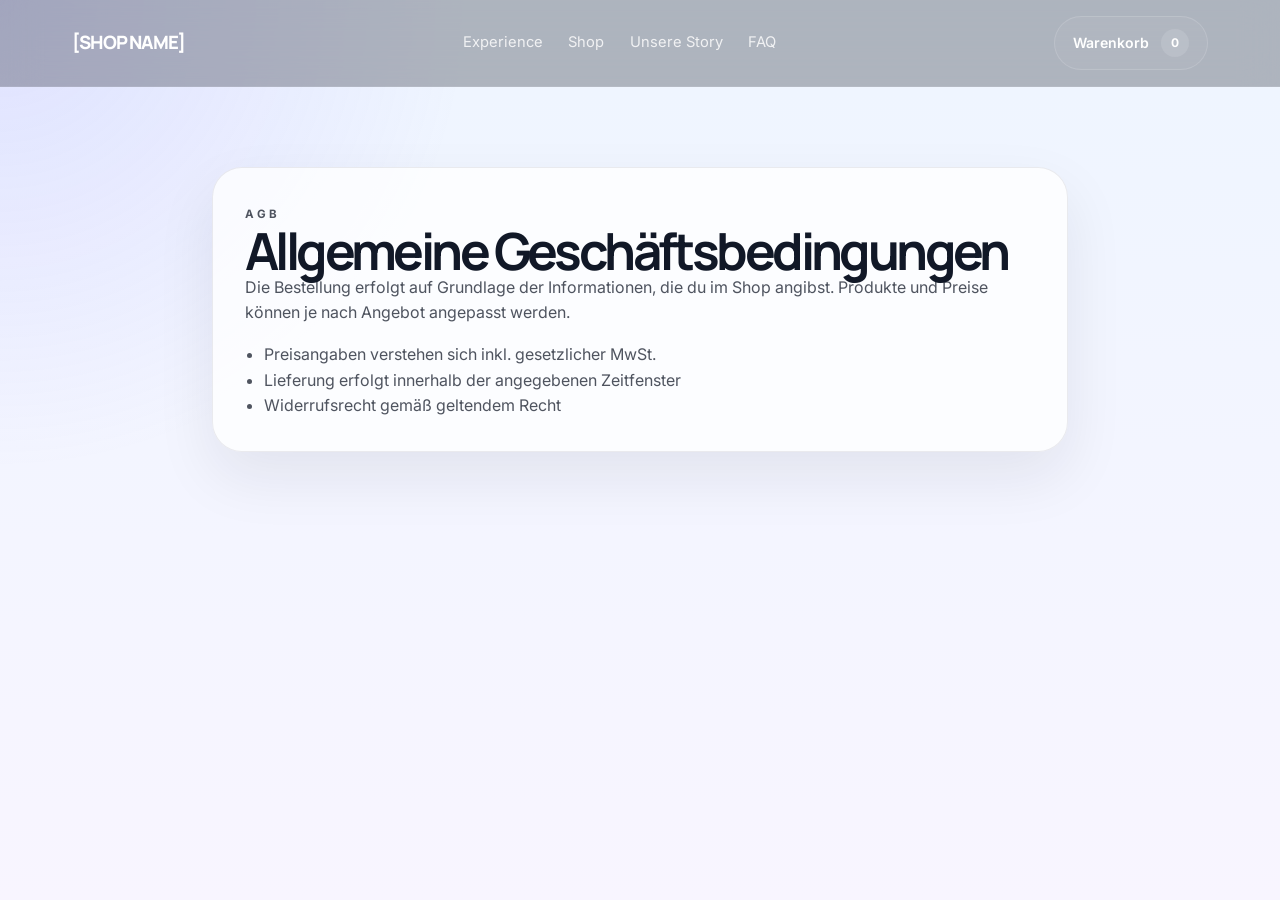
<file: agb.html>
<!DOCTYPE html>
<html lang="de">
<head>
  <meta charset="UTF-8">
  <meta name="viewport" content="width=device-width, initial-scale=1.0">
  <meta name="description" content="AGB – Allgemeine Geschäftsbedingungen">
  <title>[SHOP NAME] — AGB</title>
  <link rel="preconnect" href="https://fonts.googleapis.com">
  <link rel="preconnect" href="https://fonts.gstatic.com" crossorigin>
  <link href="https://fonts.googleapis.com/css2?family=Inter:wght@400;500;600;700&family=Manrope:wght@400;500;600;700;800&display=swap" rel="stylesheet">
  <link rel="stylesheet" href="style.css">
</head>
<body class="info-page">
  <header class="site-header">
    <nav class="navbar">
      <a href="index.html#hero" class="brand">[SHOP NAME]</a>
      <div class="nav-links">
        <a href="index.html#experience">Experience</a>
        <a href="shop.html">Shop</a>
        <a href="story.html">Unsere Story</a>
        <a href="index.html#faq">FAQ</a>
      </div>
      <button type="button" class="cart-button" aria-label="Warenkorb öffnen" data-open-cart>
        <span class="cart-label">Warenkorb</span>
        <span class="cart-count" data-cart-count>0</span>
      </button>
    </nav>
  </header>

  <div class="shop-overlay cart-overlay" id="cart-overlay" aria-hidden="true">
    <aside class="cart-panel" role="dialog" aria-modal="true" aria-labelledby="cart-title">
      <div class="cart-header">
        <div>
          <p class="section-eyebrow cart-eyebrow">Warenkorb</p>
          <h3 id="cart-title">Dein Paket</h3>
        </div>
        <button type="button" class="icon-button" aria-label="Warenkorb schließen" data-close-cart>×</button>
      </div>
      <div class="cart-items" data-cart-items></div>
      <div class="cart-summary">
        <div class="summary-row"><span>Zwischensumme</span><strong data-cart-subtotal>€0,00</strong></div>
        <div class="summary-row"><span>Versand</span><strong data-cart-shipping>Kostenlos</strong></div>
        <div class="summary-row discount-row"><span>Rabatt</span><strong data-cart-discount>−€0,00</strong></div>
        <div class="summary-row total-row"><span>Gesamt</span><strong data-cart-total>€0,00</strong></div>
      </div>
      <button type="button" class="primary-button cart-checkout" data-checkout-open>
        Zur Kasse
        <span>→</span>
      </button>
    </aside>
  </div>

  <div class="shop-overlay checkout-overlay" id="checkout-overlay" aria-hidden="true">
    <div class="checkout-modal" role="dialog" aria-modal="true" aria-labelledby="checkout-title">
      <button type="button" class="icon-button modal-close" aria-label="Checkout schließen" data-close-checkout>×</button>
      <div class="checkout-header">
        <div>
          <p class="section-eyebrow cart-eyebrow">Checkout</p>
          <h3 id="checkout-title">Fast geschafft</h3>
        </div>
      </div>
      <div class="checkout-summary">
        <div class="checkout-row"><span>Artikel</span><strong data-checkout-items>0</strong></div>
        <div class="checkout-row"><span>Lieferung</span><strong data-checkout-shipping>Kostenlos</strong></div>
        <div class="checkout-row"><span>Gesamt</span><strong data-checkout-total>€0,00</strong></div>
      </div>
      <div class="promo-badge" style="margin-top:1rem;">Zahlung folgt später</div>
      <button type="button" class="primary-button checkout-cta" data-close-checkout>
        Weiter shoppen
        <span>→</span>
      </button>
    </div>
  </div>

  <main class="info-shell">
    <div class="info-card">
      <p class="section-eyebrow">AGB</p>
      <h1>Allgemeine Geschäftsbedingungen</h1>
      <p>Die Bestellung erfolgt auf Grundlage der Informationen, die du im Shop angibst. Produkte und Preise können je nach Angebot angepasst werden.</p>
      <ul>
        <li>Preisangaben verstehen sich inkl. gesetzlicher MwSt.</li>
        <li>Lieferung erfolgt innerhalb der angegebenen Zeitfenster</li>
        <li>Widerrufsrecht gemäß geltendem Recht</li>
      </ul>
    </div>
  </main>

  <script src="script.js"></script>
</body>
</html>
</file>
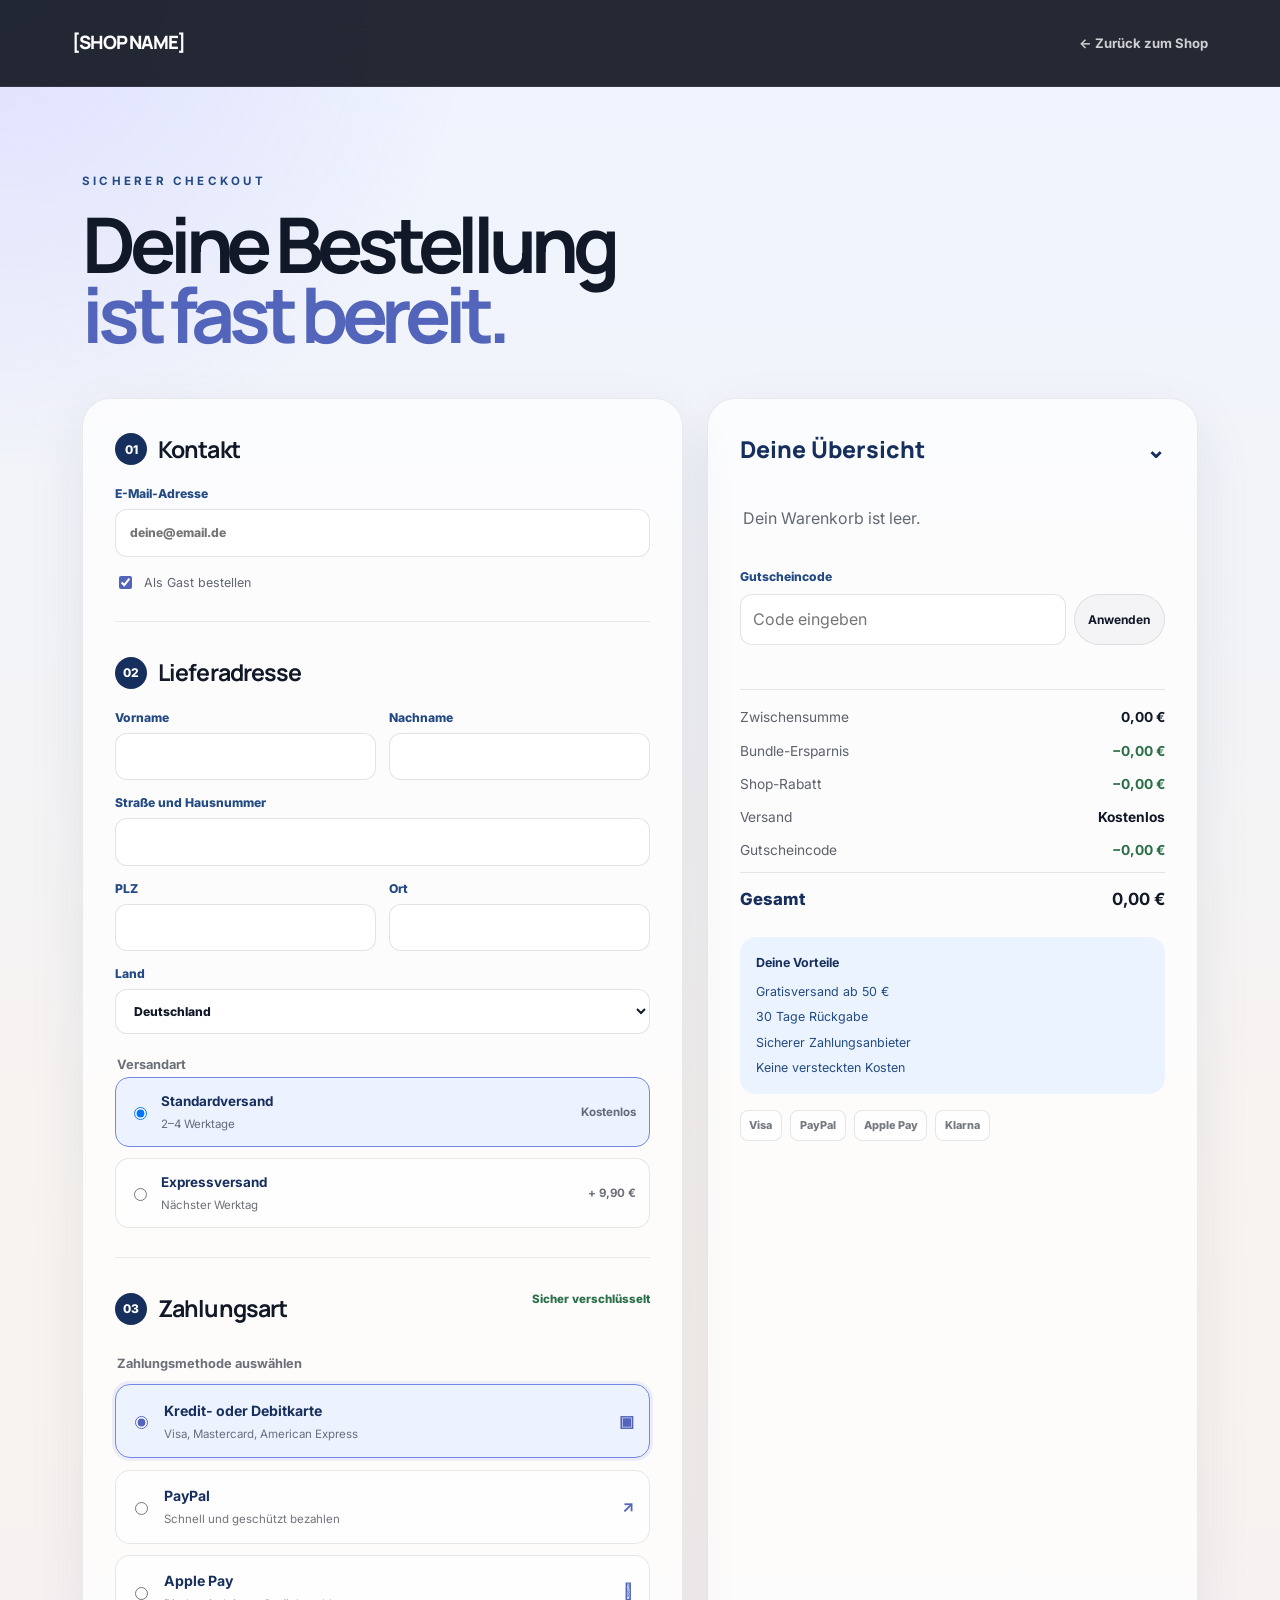
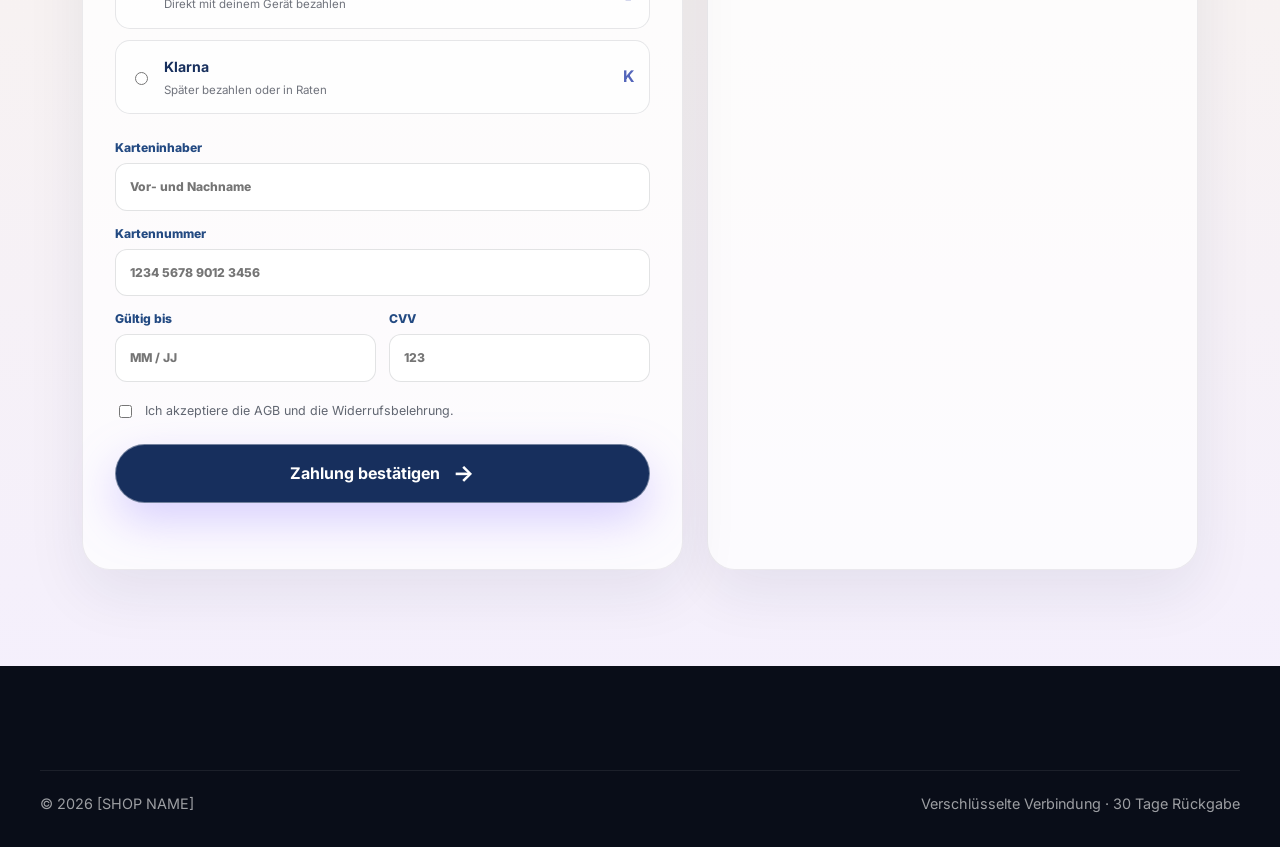
<file: checkout.html>
<!DOCTYPE html>
<html lang="de">
<head>
  <meta charset="UTF-8">
  <meta name="viewport" content="width=device-width, initial-scale=1.0">
  <meta name="description" content="Checkout und Zahlungsarten">
  <title>[SHOP NAME] — Zahlung</title>
  <link rel="preconnect" href="https://fonts.googleapis.com">
  <link rel="preconnect" href="https://fonts.gstatic.com" crossorigin>
  <link href="https://fonts.googleapis.com/css2?family=Inter:wght@400;500;600;700&family=Manrope:wght@400;500;600;700;800&display=swap" rel="stylesheet">
  <link rel="stylesheet" href="style.css">
</head>
<body class="checkout-page">
  <header class="site-header">
    <nav class="navbar">
      <a href="index.html#hero" class="brand">[SHOP NAME]</a>
      <a href="shop.html" class="checkout-back">← Zurück zum Shop</a>
    </nav>
  </header>

  <main class="checkout-shell">
    <div class="checkout-page-heading">
      <p class="section-eyebrow checkout-eyebrow">Sicherer Checkout</p>
      <h1>Deine Bestellung<br><span>ist fast bereit.</span></h1>
    </div>

    <div class="checkout-layout">
      <section class="payment-panel">
        <div class="checkout-section-block">
          <div class="checkout-panel-heading"><div><span class="checkout-step">01</span><h2>Kontakt</h2></div></div>
          <label class="checkout-form-label">E-Mail-Adresse<input type="email" name="email" form="payment-form" placeholder="deine@email.de" required></label>
          <label class="checkout-guest-option"><input type="checkbox" checked> Als Gast bestellen</label>
        </div>

        <div class="checkout-section-block">
          <div class="checkout-panel-heading"><div><span class="checkout-step">02</span><h2>Lieferadresse</h2></div></div>
          <div class="address-grid">
            <label class="checkout-form-label">Vorname<input type="text" name="firstName" form="payment-form" autocomplete="given-name" required></label>
            <label class="checkout-form-label">Nachname<input type="text" name="lastName" form="payment-form" autocomplete="family-name" required></label>
            <label class="checkout-form-label address-wide">Straße und Hausnummer<input type="text" name="address" form="payment-form" autocomplete="street-address" required></label>
            <label class="checkout-form-label">PLZ<input type="text" name="zip" form="payment-form" autocomplete="postal-code" required></label>
            <label class="checkout-form-label">Ort<input type="text" name="city" form="payment-form" autocomplete="address-level2" required></label>
            <label class="checkout-form-label address-wide">Land<select name="country" form="payment-form"><option>Deutschland</option><option>Österreich</option><option>Schweiz</option></select></label>
          </div>
          <fieldset class="shipping-options">
            <legend>Versandart</legend>
            <label class="shipping-option"><input type="radio" name="shipping" value="standard" form="payment-form" checked><span><strong>Standardversand</strong><small>2–4 Werktage</small></span><b>Kostenlos</b></label>
            <label class="shipping-option"><input type="radio" name="shipping" value="express" form="payment-form"><span><strong>Expressversand</strong><small>Nächster Werktag</small></span><b>+ 9,90 €</b></label>
          </fieldset>
        </div>

        <div class="checkout-panel-heading">
          <div><span class="checkout-step">03</span><h2>Zahlungsart</h2></div>
          <span class="secure-label">Sicher verschlüsselt</span>
        </div>
        <form class="payment-form" id="payment-form" data-payment-form>
          <fieldset class="payment-methods">
            <legend>Zahlungsmethode auswählen</legend>
            <label class="payment-option"><input type="radio" name="payment" value="card" checked><span><strong>Kredit- oder Debitkarte</strong><small>Visa, Mastercard, American Express</small></span><b>▣</b></label>
            <label class="payment-option"><input type="radio" name="payment" value="paypal"><span><strong>PayPal</strong><small>Schnell und geschützt bezahlen</small></span><b>↗</b></label>
            <label class="payment-option"><input type="radio" name="payment" value="applepay"><span><strong>Apple Pay</strong><small>Direkt mit deinem Gerät bezahlen</small></span><b></b></label>
            <label class="payment-option"><input type="radio" name="payment" value="klarna"><span><strong>Klarna</strong><small>Später bezahlen oder in Raten</small></span><b>K</b></label>
          </fieldset>
          <div class="payment-fields" data-payment-fields>
            <label>Karteninhaber<input type="text" placeholder="Vor- und Nachname"></label>
            <label>Kartennummer<input type="text" inputmode="numeric" placeholder="1234 5678 9012 3456"></label>
            <div class="payment-field-row"><label>Gültig bis<input type="text" placeholder="MM / JJ"></label><label>CVV<input type="text" inputmode="numeric" placeholder="123"></label></div>
          </div>
          <div class="payment-action" data-payment-action hidden>
            <p data-payment-action-text></p>
            <button type="button" class="secondary-button" data-payment-continue></button>
          </div>
          <label class="checkout-consent"><input type="checkbox" required><span>Ich akzeptiere die AGB und die Widerrufsbelehrung.</span></label>
          <button type="submit" class="primary-button payment-submit" data-payment-submit>Zahlung bestätigen <span>→</span></button>
          <p class="payment-status" data-payment-status aria-live="polite"></p>
        </form>
      </section>

      <aside class="checkout-order-panel">
        <details class="checkout-summary-details" open>
          <summary><span>Deine Übersicht</span><span>⌄</span></summary>
          <div class="checkout-items" data-cart-items></div>
        </details>
        <div class="coupon-box">
          <label for="coupon-code">Gutscheincode</label>
          <div><input id="coupon-code" type="text" placeholder="Code eingeben" data-coupon-input><button type="button" class="secondary-button" data-coupon-apply>Anwenden</button></div>
          <p data-coupon-status aria-live="polite"></p>
        </div>
        <div class="checkout-price-breakdown">
          <div><span>Zwischensumme</span><strong data-cart-subtotal>€0,00</strong></div>
          <div class="checkout-saving-row"><span>Bundle-Ersparnis</span><strong data-checkout-bundle-savings>−€0,00</strong></div>
          <div class="checkout-saving-row"><span>Shop-Rabatt</span><strong data-cart-discount>−€0,00</strong></div>
          <div><span>Versand</span><strong data-cart-shipping>Kostenlos</strong></div>
          <div class="checkout-saving-row"><span>Gutscheincode</span><strong data-coupon-discount>−€0,00</strong></div>
          <div class="checkout-total"><span>Gesamt</span><strong data-cart-total>€0,00</strong></div>
        </div>
        <div class="checkout-reassurance"><strong>Deine Vorteile</strong><span>Gratisversand ab 50 €</span><span>30 Tage Rückgabe</span><span>Sicherer Zahlungsanbieter</span><span>Keine versteckten Kosten</span></div>
        <div class="payment-trust"><span>Visa</span><span>PayPal</span><span>Apple Pay</span><span>Klarna</span></div>
      </aside>
    </div>
  </main>

  <footer class="site-footer checkout-footer"><div class="footer-bottom"><span>© 2026 [SHOP NAME]</span><span>Verschlüsselte Verbindung · 30 Tage Rückgabe</span></div></footer>
  <script src="script.js"></script>
</body>
</html>
</file>
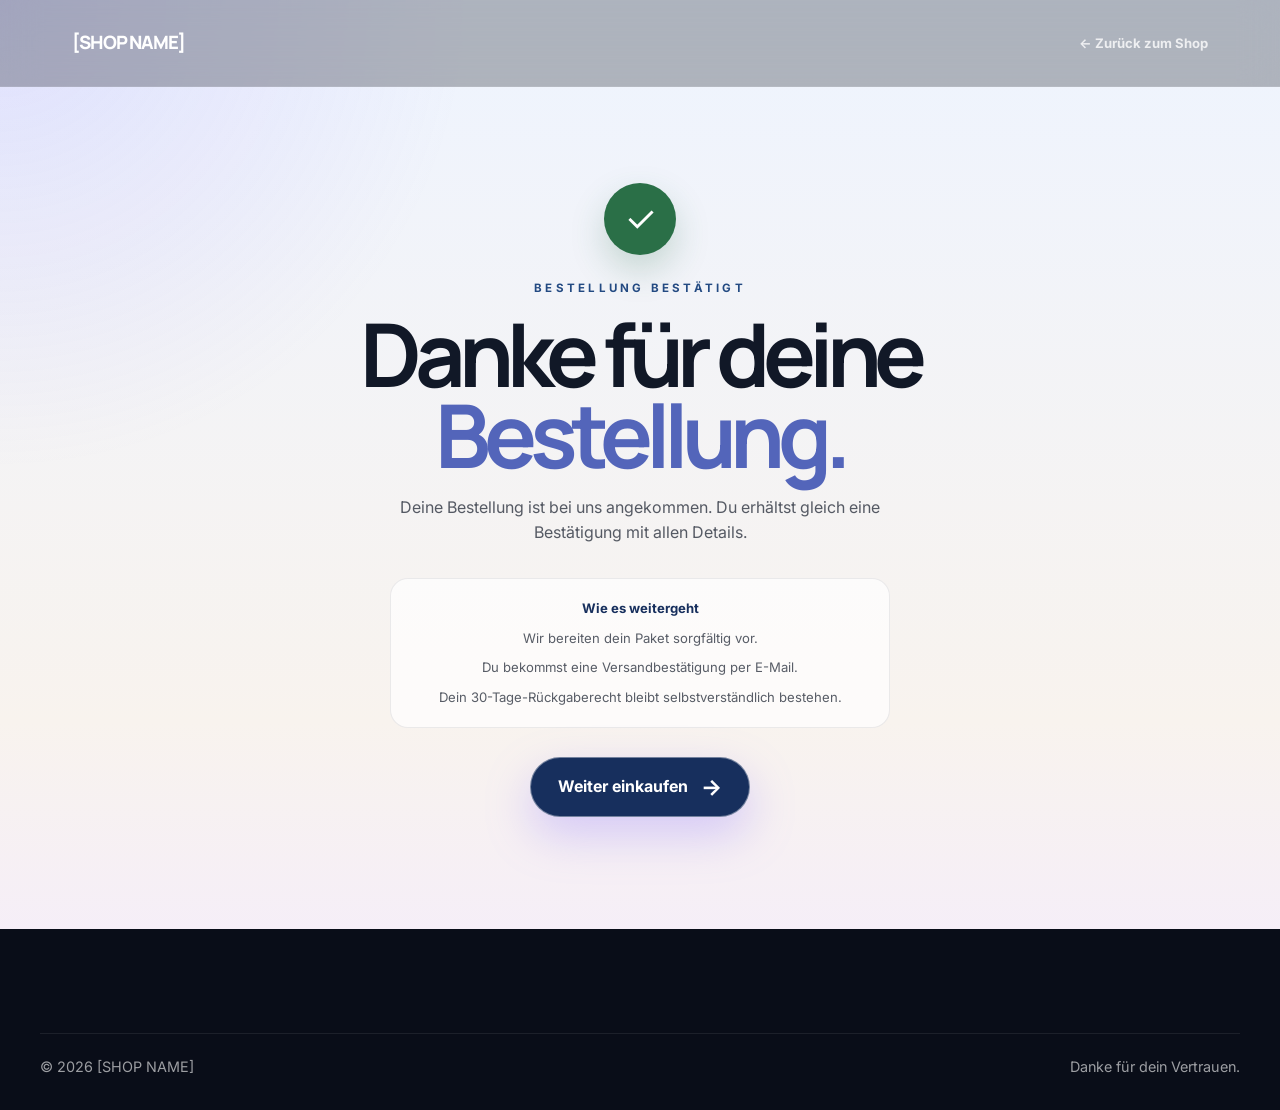
<file: confirmation.html>
<!DOCTYPE html>
<html lang="de">
<head>
  <meta charset="UTF-8">
  <meta name="viewport" content="width=device-width, initial-scale=1.0">
  <meta name="description" content="Bestellbestätigung">
  <title>[SHOP NAME] — Bestellung bestätigt</title>
  <link rel="preconnect" href="https://fonts.googleapis.com">
  <link rel="preconnect" href="https://fonts.gstatic.com" crossorigin>
  <link href="https://fonts.googleapis.com/css2?family=Inter:wght@400;500;600;700&family=Manrope:wght@400;500;600;700;800&display=swap" rel="stylesheet">
  <link rel="stylesheet" href="style.css">
</head>
<body class="confirmation-page">
  <header class="site-header">
    <nav class="navbar">
      <a href="index.html#hero" class="brand">[SHOP NAME]</a>
      <a href="shop.html" class="checkout-back">← Zurück zum Shop</a>
    </nav>
  </header>
  <main class="confirmation-shell">
    <div class="confirmation-mark">✓</div>
    <p class="section-eyebrow checkout-eyebrow">Bestellung bestätigt</p>
    <h1>Danke für deine<br><span>Bestellung.</span></h1>
    <p>Deine Bestellung ist bei uns angekommen. Du erhältst gleich eine Bestätigung mit allen Details.</p>
    <div class="confirmation-card"><strong>Wie es weitergeht</strong><span>Wir bereiten dein Paket sorgfältig vor.</span><span>Du bekommst eine Versandbestätigung per E-Mail.</span><span>Dein 30-Tage-Rückgaberecht bleibt selbstverständlich bestehen.</span></div>
    <a href="shop.html" class="primary-button confirmation-button">Weiter einkaufen <span>→</span></a>
  </main>
  <footer class="site-footer checkout-footer"><div class="footer-bottom"><span>© 2026 [SHOP NAME]</span><span>Danke für dein Vertrauen.</span></div></footer>
  <script src="script.js"></script>
</body>
</html>
</file>
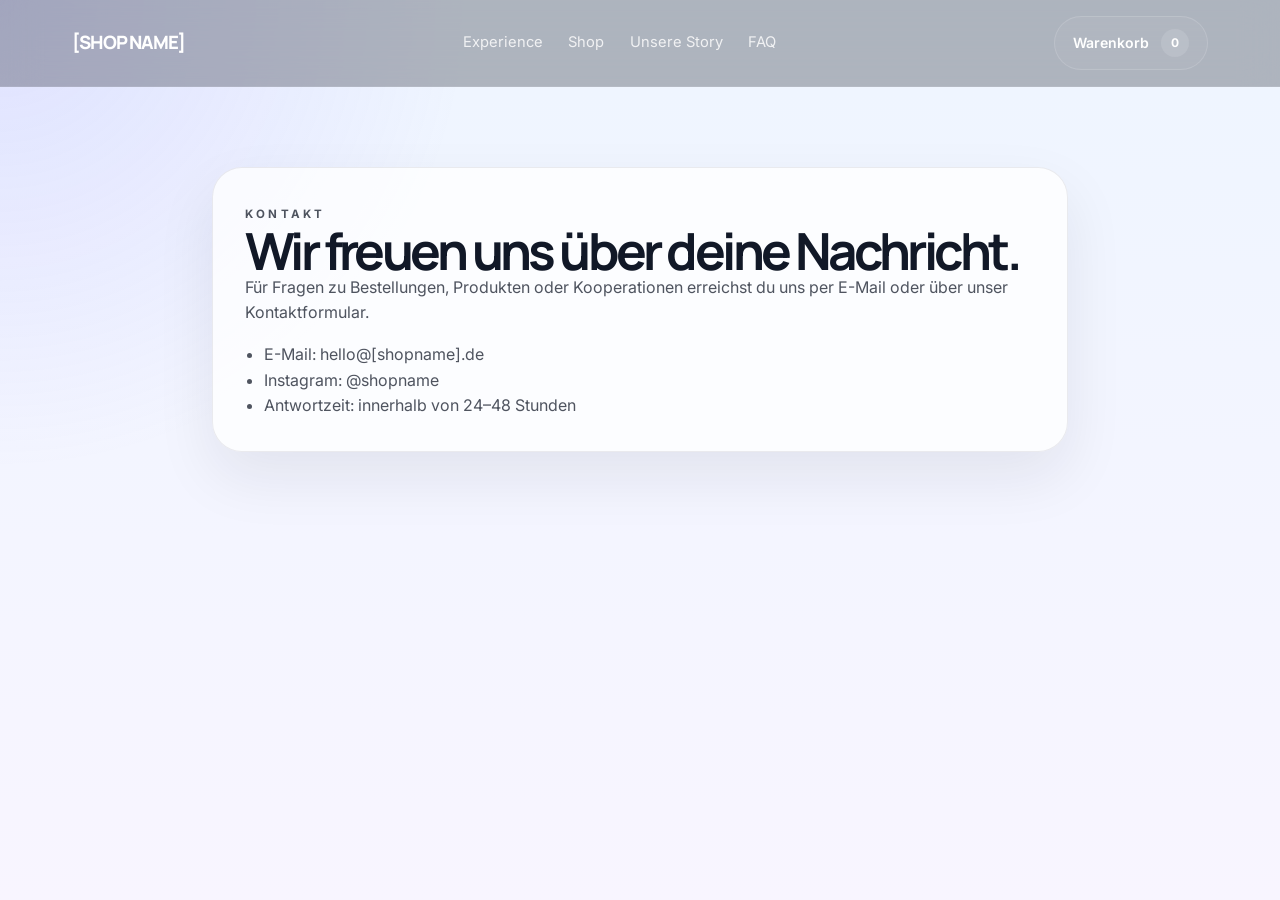
<file: contact.html>
<!DOCTYPE html>
<html lang="de">
<head>
  <meta charset="UTF-8">
  <meta name="viewport" content="width=device-width, initial-scale=1.0">
  <meta name="description" content="Kontakt – Marken- und Supportseite">
  <title>[SHOP NAME] — Kontakt</title>
  <link rel="preconnect" href="https://fonts.googleapis.com">
  <link rel="preconnect" href="https://fonts.gstatic.com" crossorigin>
  <link href="https://fonts.googleapis.com/css2?family=Inter:wght@400;500;600;700&family=Manrope:wght@400;500;600;700;800&display=swap" rel="stylesheet">
  <link rel="stylesheet" href="style.css">
</head>
<body class="info-page">
  <header class="site-header">
    <nav class="navbar">
      <a href="index.html#hero" class="brand">[SHOP NAME]</a>
      <div class="nav-links">
        <a href="index.html#experience">Experience</a>
        <a href="shop.html">Shop</a>
        <a href="story.html">Unsere Story</a>
        <a href="index.html#faq">FAQ</a>
      </div>
      <button type="button" class="cart-button" aria-label="Warenkorb öffnen" data-open-cart>
        <span class="cart-label">Warenkorb</span>
        <span class="cart-count" data-cart-count>0</span>
      </button>
    </nav>
  </header>

  <div class="shop-overlay cart-overlay" id="cart-overlay" aria-hidden="true">
    <aside class="cart-panel" role="dialog" aria-modal="true" aria-labelledby="cart-title">
      <div class="cart-header">
        <div>
          <p class="section-eyebrow cart-eyebrow">Warenkorb</p>
          <h3 id="cart-title">Dein Paket</h3>
        </div>
        <button type="button" class="icon-button" aria-label="Warenkorb schließen" data-close-cart>×</button>
      </div>
      <div class="cart-items" data-cart-items></div>
      <div class="cart-summary">
        <div class="summary-row"><span>Zwischensumme</span><strong data-cart-subtotal>€0,00</strong></div>
        <div class="summary-row"><span>Versand</span><strong data-cart-shipping>Kostenlos</strong></div>
        <div class="summary-row discount-row"><span>Rabatt</span><strong data-cart-discount>−€0,00</strong></div>
        <div class="summary-row total-row"><span>Gesamt</span><strong data-cart-total>€0,00</strong></div>
      </div>
      <button type="button" class="primary-button cart-checkout" data-checkout-open>
        Zur Kasse
        <span>→</span>
      </button>
    </aside>
  </div>

  <div class="shop-overlay checkout-overlay" id="checkout-overlay" aria-hidden="true">
    <div class="checkout-modal" role="dialog" aria-modal="true" aria-labelledby="checkout-title">
      <button type="button" class="icon-button modal-close" aria-label="Checkout schließen" data-close-checkout>×</button>
      <div class="checkout-header">
        <div>
          <p class="section-eyebrow cart-eyebrow">Checkout</p>
          <h3 id="checkout-title">Fast geschafft</h3>
        </div>
      </div>
      <div class="checkout-summary">
        <div class="checkout-row"><span>Artikel</span><strong data-checkout-items>0</strong></div>
        <div class="checkout-row"><span>Lieferung</span><strong data-checkout-shipping>Kostenlos</strong></div>
        <div class="checkout-row"><span>Gesamt</span><strong data-checkout-total>€0,00</strong></div>
      </div>
      <div class="promo-badge" style="margin-top:1rem;">Zahlung folgt später</div>
      <button type="button" class="primary-button checkout-cta" data-close-checkout>
        Weiter shoppen
        <span>→</span>
      </button>
    </div>
  </div>

  <main class="info-shell">
    <div class="info-card">
      <p class="section-eyebrow">Kontakt</p>
      <h1>Wir freuen uns über deine Nachricht.</h1>
      <p>Für Fragen zu Bestellungen, Produkten oder Kooperationen erreichst du uns per E-Mail oder über unser Kontaktformular.</p>
      <ul>
        <li>E-Mail: hello@[shopname].de</li>
        <li>Instagram: @shopname</li>
        <li>Antwortzeit: innerhalb von 24–48 Stunden</li>
      </ul>
    </div>
  </main>

  <script src="script.js"></script>
</body>
</html>
</file>
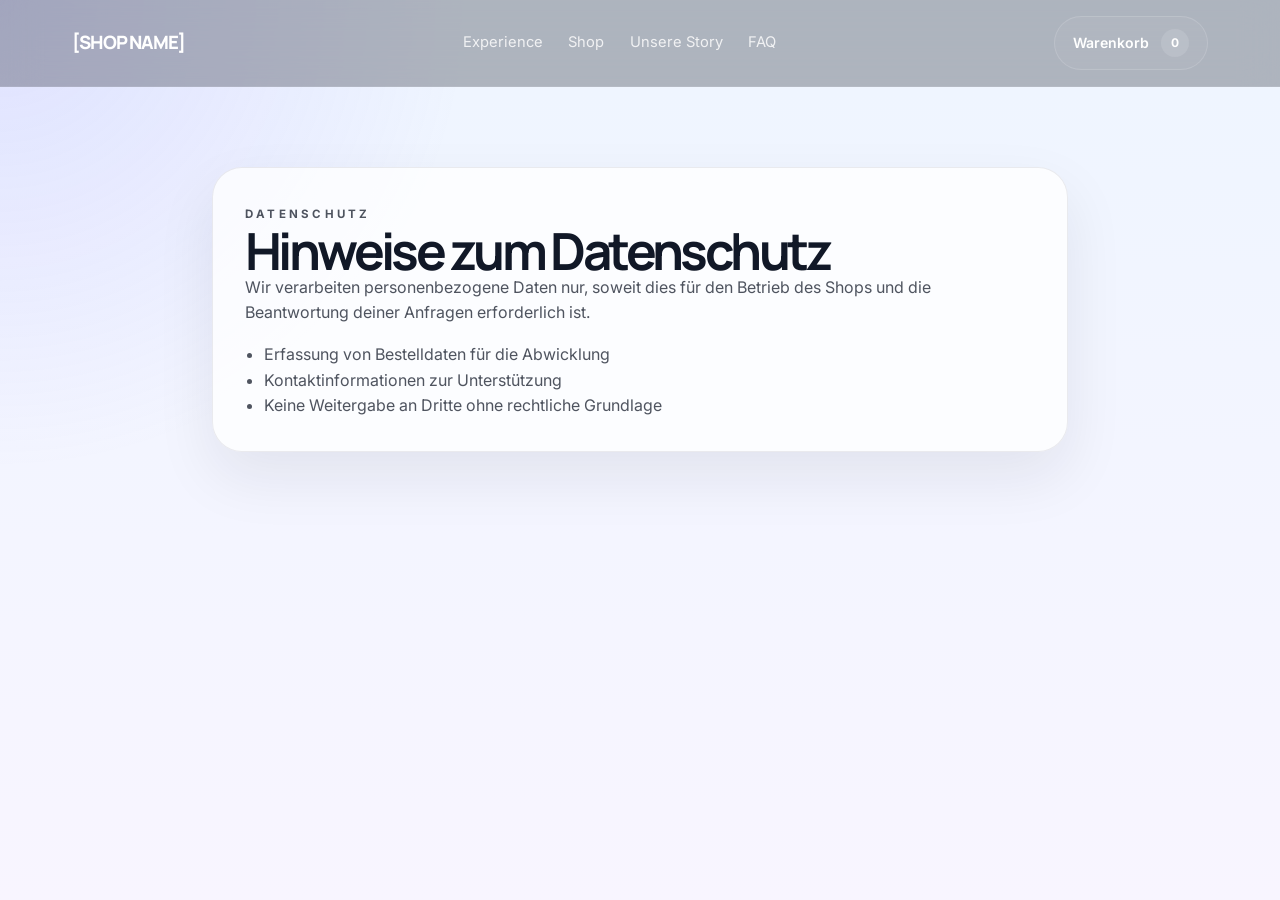
<file: datenschutz.html>
<!DOCTYPE html>
<html lang="de">
<head>
  <meta charset="UTF-8">
  <meta name="viewport" content="width=device-width, initial-scale=1.0">
  <meta name="description" content="Datenschutz – Datenschutzerklärung">
  <title>[SHOP NAME] — Datenschutz</title>
  <link rel="preconnect" href="https://fonts.googleapis.com">
  <link rel="preconnect" href="https://fonts.gstatic.com" crossorigin>
  <link href="https://fonts.googleapis.com/css2?family=Inter:wght@400;500;600;700&family=Manrope:wght@400;500;600;700;800&display=swap" rel="stylesheet">
  <link rel="stylesheet" href="style.css">
</head>
<body class="info-page">
  <header class="site-header">
    <nav class="navbar">
      <a href="index.html#hero" class="brand">[SHOP NAME]</a>
      <div class="nav-links">
        <a href="index.html#experience">Experience</a>
        <a href="shop.html">Shop</a>
        <a href="story.html">Unsere Story</a>
        <a href="index.html#faq">FAQ</a>
      </div>
      <button type="button" class="cart-button" aria-label="Warenkorb öffnen" data-open-cart>
        <span class="cart-label">Warenkorb</span>
        <span class="cart-count" data-cart-count>0</span>
      </button>
    </nav>
  </header>

  <div class="shop-overlay cart-overlay" id="cart-overlay" aria-hidden="true">
    <aside class="cart-panel" role="dialog" aria-modal="true" aria-labelledby="cart-title">
      <div class="cart-header">
        <div>
          <p class="section-eyebrow cart-eyebrow">Warenkorb</p>
          <h3 id="cart-title">Dein Paket</h3>
        </div>
        <button type="button" class="icon-button" aria-label="Warenkorb schließen" data-close-cart>×</button>
      </div>
      <div class="cart-items" data-cart-items></div>
      <div class="cart-summary">
        <div class="summary-row"><span>Zwischensumme</span><strong data-cart-subtotal>€0,00</strong></div>
        <div class="summary-row"><span>Versand</span><strong data-cart-shipping>Kostenlos</strong></div>
        <div class="summary-row discount-row"><span>Rabatt</span><strong data-cart-discount>−€0,00</strong></div>
        <div class="summary-row total-row"><span>Gesamt</span><strong data-cart-total>€0,00</strong></div>
      </div>
      <button type="button" class="primary-button cart-checkout" data-checkout-open>
        Zur Kasse
        <span>→</span>
      </button>
    </aside>
  </div>

  <div class="shop-overlay checkout-overlay" id="checkout-overlay" aria-hidden="true">
    <div class="checkout-modal" role="dialog" aria-modal="true" aria-labelledby="checkout-title">
      <button type="button" class="icon-button modal-close" aria-label="Checkout schließen" data-close-checkout>×</button>
      <div class="checkout-header">
        <div>
          <p class="section-eyebrow cart-eyebrow">Checkout</p>
          <h3 id="checkout-title">Fast geschafft</h3>
        </div>
      </div>
      <div class="checkout-summary">
        <div class="checkout-row"><span>Artikel</span><strong data-checkout-items>0</strong></div>
        <div class="checkout-row"><span>Lieferung</span><strong data-checkout-shipping>Kostenlos</strong></div>
        <div class="checkout-row"><span>Gesamt</span><strong data-checkout-total>€0,00</strong></div>
      </div>
      <div class="promo-badge" style="margin-top:1rem;">Zahlung folgt später</div>
      <button type="button" class="primary-button checkout-cta" data-close-checkout>
        Weiter shoppen
        <span>→</span>
      </button>
    </div>
  </div>

  <main class="info-shell">
    <div class="info-card">
      <p class="section-eyebrow">Datenschutz</p>
      <h1>Hinweise zum Datenschutz</h1>
      <p>Wir verarbeiten personenbezogene Daten nur, soweit dies für den Betrieb des Shops und die Beantwortung deiner Anfragen erforderlich ist.</p>
      <ul>
        <li>Erfassung von Bestelldaten für die Abwicklung</li>
        <li>Kontaktinformationen zur Unterstützung</li>
        <li>Keine Weitergabe an Dritte ohne rechtliche Grundlage</li>
      </ul>
    </div>
  </main>

  <script src="script.js"></script>
</body>
</html>
</file>
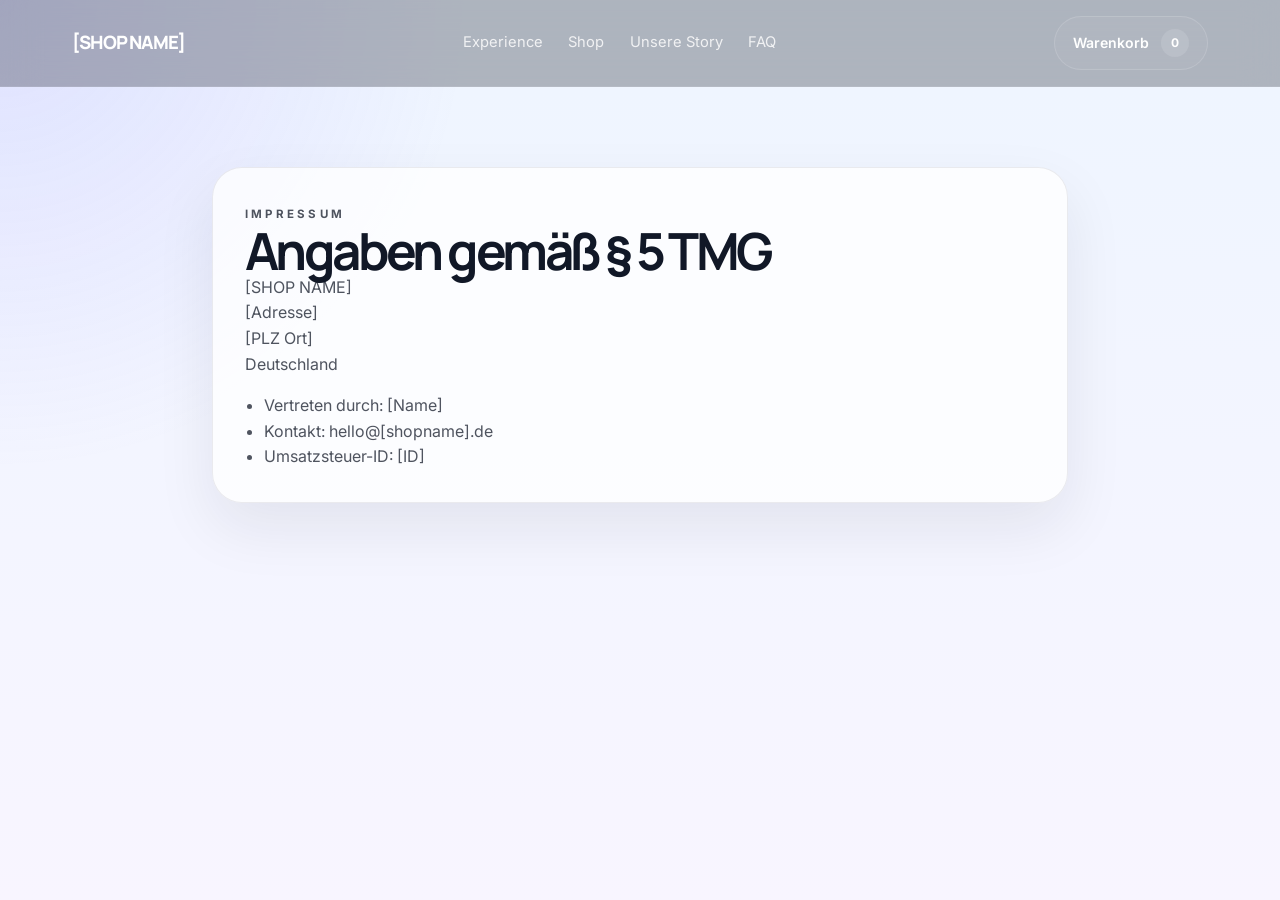
<file: impressum.html>
<!DOCTYPE html>
<html lang="de">
<head>
  <meta charset="UTF-8">
  <meta name="viewport" content="width=device-width, initial-scale=1.0">
  <meta name="description" content="Impressum – rechtliche Informationen">
  <title>[SHOP NAME] — Impressum</title>
  <link rel="preconnect" href="https://fonts.googleapis.com">
  <link rel="preconnect" href="https://fonts.gstatic.com" crossorigin>
  <link href="https://fonts.googleapis.com/css2?family=Inter:wght@400;500;600;700&family=Manrope:wght@400;500;600;700;800&display=swap" rel="stylesheet">
  <link rel="stylesheet" href="style.css">
</head>
<body class="info-page">
  <header class="site-header">
    <nav class="navbar">
      <a href="index.html#hero" class="brand">[SHOP NAME]</a>
      <div class="nav-links">
        <a href="index.html#experience">Experience</a>
        <a href="shop.html">Shop</a>
        <a href="story.html">Unsere Story</a>
        <a href="index.html#faq">FAQ</a>
      </div>
      <button type="button" class="cart-button" aria-label="Warenkorb öffnen" data-open-cart>
        <span class="cart-label">Warenkorb</span>
        <span class="cart-count" data-cart-count>0</span>
      </button>
    </nav>
  </header>

  <div class="shop-overlay cart-overlay" id="cart-overlay" aria-hidden="true">
    <aside class="cart-panel" role="dialog" aria-modal="true" aria-labelledby="cart-title">
      <div class="cart-header">
        <div>
          <p class="section-eyebrow cart-eyebrow">Warenkorb</p>
          <h3 id="cart-title">Dein Paket</h3>
        </div>
        <button type="button" class="icon-button" aria-label="Warenkorb schließen" data-close-cart>×</button>
      </div>
      <div class="cart-items" data-cart-items></div>
      <div class="cart-summary">
        <div class="summary-row"><span>Zwischensumme</span><strong data-cart-subtotal>€0,00</strong></div>
        <div class="summary-row"><span>Versand</span><strong data-cart-shipping>Kostenlos</strong></div>
        <div class="summary-row discount-row"><span>Rabatt</span><strong data-cart-discount>−€0,00</strong></div>
        <div class="summary-row total-row"><span>Gesamt</span><strong data-cart-total>€0,00</strong></div>
      </div>
      <button type="button" class="primary-button cart-checkout" data-checkout-open>
        Zur Kasse
        <span>→</span>
      </button>
    </aside>
  </div>

  <div class="shop-overlay checkout-overlay" id="checkout-overlay" aria-hidden="true">
    <div class="checkout-modal" role="dialog" aria-modal="true" aria-labelledby="checkout-title">
      <button type="button" class="icon-button modal-close" aria-label="Checkout schließen" data-close-checkout>×</button>
      <div class="checkout-header">
        <div>
          <p class="section-eyebrow cart-eyebrow">Checkout</p>
          <h3 id="checkout-title">Fast geschafft</h3>
        </div>
      </div>
      <div class="checkout-summary">
        <div class="checkout-row"><span>Artikel</span><strong data-checkout-items>0</strong></div>
        <div class="checkout-row"><span>Lieferung</span><strong data-checkout-shipping>Kostenlos</strong></div>
        <div class="checkout-row"><span>Gesamt</span><strong data-checkout-total>€0,00</strong></div>
      </div>
      <div class="promo-badge" style="margin-top:1rem;">Zahlung folgt später</div>
      <button type="button" class="primary-button checkout-cta" data-close-checkout>
        Weiter shoppen
        <span>→</span>
      </button>
    </div>
  </div>

  <main class="info-shell">
    <div class="info-card">
      <p class="section-eyebrow">Impressum</p>
      <h1>Angaben gemäß § 5 TMG</h1>
      <p>[SHOP NAME]<br>[Adresse]<br>[PLZ Ort]<br>Deutschland</p>
      <ul>
        <li>Vertreten durch: [Name]</li>
        <li>Kontakt: hello@[shopname].de</li>
        <li>Umsatzsteuer-ID: [ID]</li>
      </ul>
    </div>
  </main>

  <script src="script.js"></script>
</body>
</html>
</file>
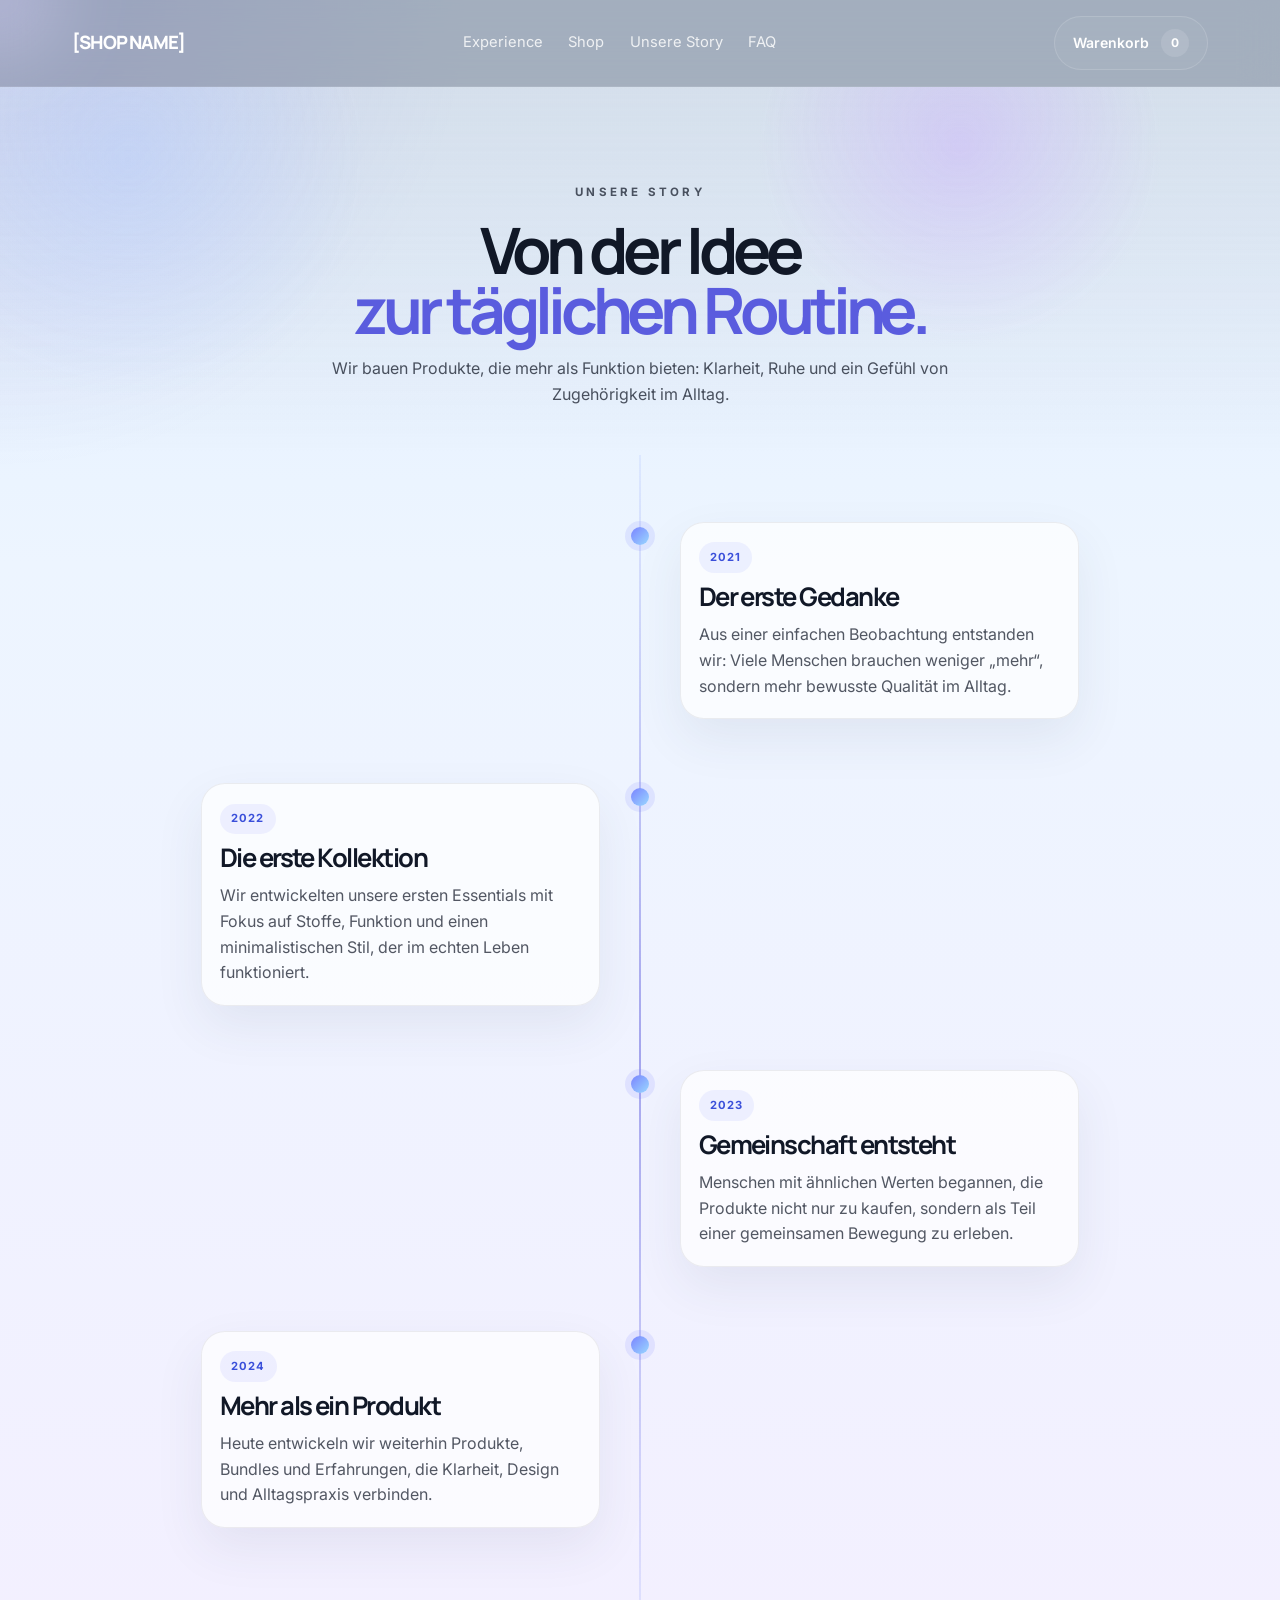
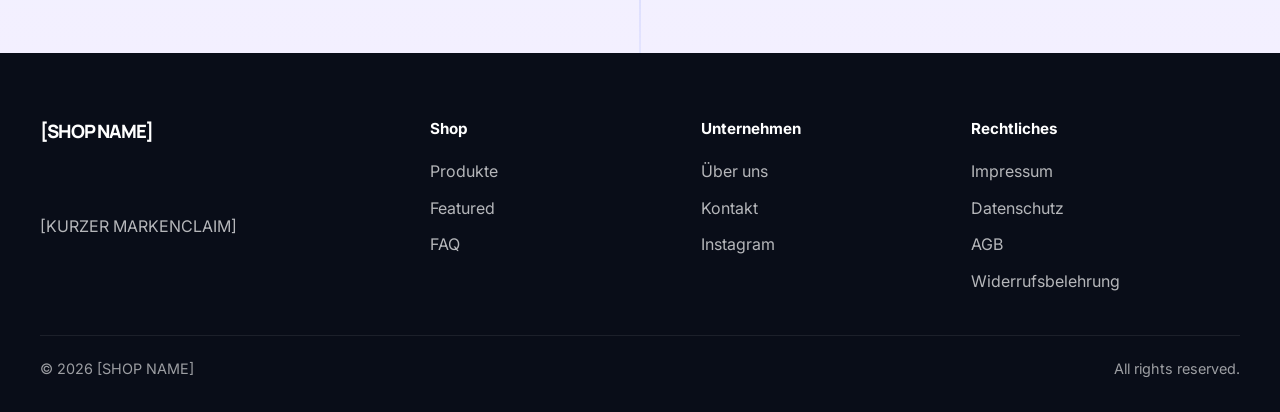
<file: story.html>
<!DOCTYPE html>
<html lang="de">
<head>
  <meta charset="UTF-8">
  <meta name="viewport" content="width=device-width, initial-scale=1.0">
  <meta name="description" content="Unsere Geschichte – Story Timeline im Wolken-Theme">
  <title>[SHOP NAME] — Unsere Geschichte</title>
  <link rel="preconnect" href="https://fonts.googleapis.com">
  <link rel="preconnect" href="https://fonts.gstatic.com" crossorigin>
  <link href="https://fonts.googleapis.com/css2?family=Inter:wght@400;500;600;700&family=Manrope:wght@400;500;600;700;800&display=swap" rel="stylesheet">
  <link rel="stylesheet" href="style.css">
</head>
<body class="story-page">
  <div class="cursor-glow"></div>

  <header class="site-header">
    <nav class="navbar">
      <a href="index.html#hero" class="brand">[SHOP NAME]</a>
      <div class="nav-links">
        <a href="index.html#experience">Experience</a>
        <a href="shop.html">Shop</a>
        <a href="story.html">Unsere Story</a>
        <a href="index.html#faq">FAQ</a>
      </div>
      <button type="button" class="cart-button" aria-label="Warenkorb öffnen" data-open-cart>
        <span class="cart-label">Warenkorb</span>
        <span class="cart-count" data-cart-count>0</span>
      </button>
    </nav>
  </header>

  <div class="shop-overlay cart-overlay" id="cart-overlay" aria-hidden="true">
    <aside class="cart-panel" role="dialog" aria-modal="true" aria-labelledby="cart-title">
      <div class="cart-header">
        <div>
          <p class="section-eyebrow cart-eyebrow">Warenkorb</p>
          <h3 id="cart-title">Dein Paket</h3>
        </div>
        <button type="button" class="icon-button" aria-label="Warenkorb schließen" data-close-cart>×</button>
      </div>
      <div class="cart-items" data-cart-items></div>
      <div class="cart-summary">
        <div class="summary-row"><span>Zwischensumme</span><strong data-cart-subtotal>€0,00</strong></div>
        <div class="summary-row"><span>Versand</span><strong data-cart-shipping>Kostenlos</strong></div>
        <div class="summary-row discount-row"><span>Rabatt</span><strong data-cart-discount>−€0,00</strong></div>
        <div class="summary-row total-row"><span>Gesamt</span><strong data-cart-total>€0,00</strong></div>
      </div>
      <button type="button" class="primary-button cart-checkout" data-checkout-open>
        Zur Kasse
        <span>→</span>
      </button>
    </aside>
  </div>

  <div class="shop-overlay checkout-overlay" id="checkout-overlay" aria-hidden="true">
    <div class="checkout-modal" role="dialog" aria-modal="true" aria-labelledby="checkout-title">
      <button type="button" class="icon-button modal-close" aria-label="Checkout schließen" data-close-checkout>×</button>
      <div class="checkout-header">
        <div>
          <p class="section-eyebrow cart-eyebrow">Checkout</p>
          <h3 id="checkout-title">Fast geschafft</h3>
        </div>
      </div>
      <div class="checkout-summary">
        <div class="checkout-row"><span>Artikel</span><strong data-checkout-items>0</strong></div>
        <div class="checkout-row"><span>Lieferung</span><strong data-checkout-shipping>Kostenlos</strong></div>
        <div class="checkout-row"><span>Gesamt</span><strong data-checkout-total>€0,00</strong></div>
      </div>
      <div class="promo-badge" style="margin-top:1rem;">Zahlung folgt später</div>
      <button type="button" class="primary-button checkout-cta" data-close-checkout>
        Weiter shoppen
        <span>→</span>
      </button>
    </div>
  </div>

  <main>
    <section class="story-hero">
      <div class="story-hero-inner">
        <p class="section-eyebrow">Unsere Story</p>
        <h1>Von der Idee<br><span>zur täglichen Routine.</span></h1>
        <p>Wir bauen Produkte, die mehr als Funktion bieten: Klarheit, Ruhe und ein Gefühl von Zugehörigkeit im Alltag.</p>
      </div>
    </section>

    <section class="story-timeline">
      <article class="story-item">
        <span class="story-node"></span>
        <div class="story-card">
          <span class="year">2021</span>
          <h3>Der erste Gedanke</h3>
          <p>Aus einer einfachen Beobachtung entstanden wir: Viele Menschen brauchen weniger „mehr“, sondern mehr bewusste Qualität im Alltag.</p>
        </div>
      </article>

      <article class="story-item">
        <span class="story-node"></span>
        <div class="story-card">
          <span class="year">2022</span>
          <h3>Die erste Kollektion</h3>
          <p>Wir entwickelten unsere ersten Essentials mit Fokus auf Stoffe, Funktion und einen minimalistischen Stil, der im echten Leben funktioniert.</p>
        </div>
      </article>

      <article class="story-item">
        <span class="story-node"></span>
        <div class="story-card">
          <span class="year">2023</span>
          <h3>Gemeinschaft entsteht</h3>
          <p>Menschen mit ähnlichen Werten begannen, die Produkte nicht nur zu kaufen, sondern als Teil einer gemeinsamen Bewegung zu erleben.</p>
        </div>
      </article>

      <article class="story-item">
        <span class="story-node"></span>
        <div class="story-card">
          <span class="year">2024</span>
          <h3>Mehr als ein Produkt</h3>
          <p>Heute entwickeln wir weiterhin Produkte, Bundles und Erfahrungen, die Klarheit, Design und Alltagspraxis verbinden.</p>
        </div>
      </article>
    </section>
  </main>

  <footer class="site-footer">
    <div class="footer-main">
      <div class="footer-brand">
        <a href="index.html#hero" class="brand">[SHOP NAME]</a>
        <p>[KURZER MARKENCLAIM]</p>
      </div>
      <div class="footer-column">
        <h4>Shop</h4>
        <a href="shop.html">Produkte</a>
        <a href="index.html#product">Featured</a>
        <a href="index.html#faq">FAQ</a>
      </div>
      <div class="footer-column">
        <h4>Unternehmen</h4>
        <a href="story.html">Über uns</a>
        <a href="contact.html">Kontakt</a>
        <a href="contact.html">Instagram</a>
      </div>
      <div class="footer-column">
        <h4>Rechtliches</h4>
        <a href="impressum.html">Impressum</a>
        <a href="datenschutz.html">Datenschutz</a>
        <a href="agb.html">AGB</a>
        <a href="widerrufsbelehrung.html">Widerrufsbelehrung</a>
      </div>
    </div>
    <div class="footer-bottom">
      <span>© 2026 [SHOP NAME]</span>
      <span>All rights reserved.</span>
    </div>
  </footer>

  <script src="script.js"></script>
</body>
</html>
</file>
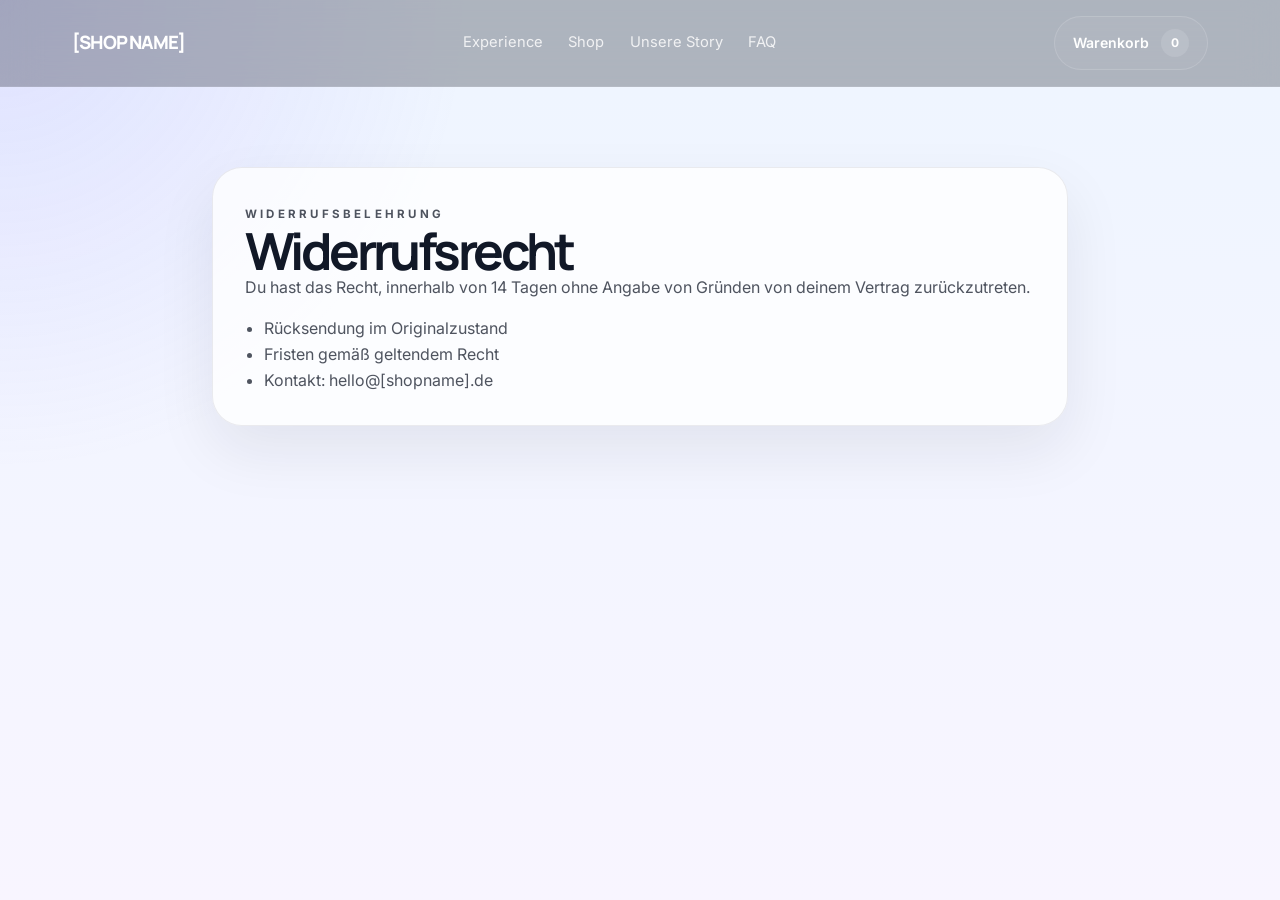
<file: widerrufsbelehrung.html>
<!DOCTYPE html>
<html lang="de">
<head>
  <meta charset="UTF-8">
  <meta name="viewport" content="width=device-width, initial-scale=1.0">
  <meta name="description" content="Widerrufsbelehrung">
  <title>[SHOP NAME] — Widerrufsbelehrung</title>
  <link rel="preconnect" href="https://fonts.googleapis.com">
  <link rel="preconnect" href="https://fonts.gstatic.com" crossorigin>
  <link href="https://fonts.googleapis.com/css2?family=Inter:wght@400;500;600;700&family=Manrope:wght@400;500;600;700;800&display=swap" rel="stylesheet">
  <link rel="stylesheet" href="style.css">
</head>
<body class="info-page">
  <header class="site-header">
    <nav class="navbar">
      <a href="index.html#hero" class="brand">[SHOP NAME]</a>
      <div class="nav-links">
        <a href="index.html#experience">Experience</a>
        <a href="shop.html">Shop</a>
        <a href="story.html">Unsere Story</a>
        <a href="index.html#faq">FAQ</a>
      </div>
      <button type="button" class="cart-button" aria-label="Warenkorb öffnen" data-open-cart>
        <span class="cart-label">Warenkorb</span>
        <span class="cart-count" data-cart-count>0</span>
      </button>
    </nav>
  </header>

  <div class="shop-overlay cart-overlay" id="cart-overlay" aria-hidden="true">
    <aside class="cart-panel" role="dialog" aria-modal="true" aria-labelledby="cart-title">
      <div class="cart-header">
        <div>
          <p class="section-eyebrow cart-eyebrow">Warenkorb</p>
          <h3 id="cart-title">Dein Paket</h3>
        </div>
        <button type="button" class="icon-button" aria-label="Warenkorb schließen" data-close-cart>×</button>
      </div>
      <div class="cart-items" data-cart-items></div>
      <div class="cart-summary">
        <div class="summary-row"><span>Zwischensumme</span><strong data-cart-subtotal>€0,00</strong></div>
        <div class="summary-row"><span>Versand</span><strong data-cart-shipping>Kostenlos</strong></div>
        <div class="summary-row discount-row"><span>Rabatt</span><strong data-cart-discount>−€0,00</strong></div>
        <div class="summary-row total-row"><span>Gesamt</span><strong data-cart-total>€0,00</strong></div>
      </div>
      <button type="button" class="primary-button cart-checkout" data-checkout-open>
        Zur Kasse
        <span>→</span>
      </button>
    </aside>
  </div>

  <div class="shop-overlay checkout-overlay" id="checkout-overlay" aria-hidden="true">
    <div class="checkout-modal" role="dialog" aria-modal="true" aria-labelledby="checkout-title">
      <button type="button" class="icon-button modal-close" aria-label="Checkout schließen" data-close-checkout>×</button>
      <div class="checkout-header">
        <div>
          <p class="section-eyebrow cart-eyebrow">Checkout</p>
          <h3 id="checkout-title">Fast geschafft</h3>
        </div>
      </div>
      <div class="checkout-summary">
        <div class="checkout-row"><span>Artikel</span><strong data-checkout-items>0</strong></div>
        <div class="checkout-row"><span>Lieferung</span><strong data-checkout-shipping>Kostenlos</strong></div>
        <div class="checkout-row"><span>Gesamt</span><strong data-checkout-total>€0,00</strong></div>
      </div>
      <div class="promo-badge" style="margin-top:1rem;">Zahlung folgt später</div>
      <button type="button" class="primary-button checkout-cta" data-close-checkout>
        Weiter shoppen
        <span>→</span>
      </button>
    </div>
  </div>

  <main class="info-shell">
    <div class="info-card">
      <p class="section-eyebrow">Widerrufsbelehrung</p>
      <h1>Widerrufsrecht</h1>
      <p>Du hast das Recht, innerhalb von 14 Tagen ohne Angabe von Gründen von deinem Vertrag zurückzutreten.</p>
      <ul>
        <li>Rücksendung im Originalzustand</li>
        <li>Fristen gemäß geltendem Recht</li>
        <li>Kontakt: hello@[shopname].de</li>
      </ul>
    </div>
  </main>

  <script src="script.js"></script>
</body>
</html>
</file>
<file: style.css>
:root {
  --bg: #090d18;
  --bg-soft: #101827;
  --panel: rgba(255, 255, 255, 0.06);
  --panel-strong: rgba(255, 255, 255, 0.09);
  --text: #101827;
  --text-inverse: #f6f7fb;
  --muted: #667085;
  --muted-soft: rgba(16, 24, 39, 0.68);
  --line: rgba(255, 255, 255, 0.12);
  --white: #ffffff;
  --cream: #f8f3ee;
  --lavender: #d9c8ff;
  --lavender-strong: #b89af9;
  --peach: #f9d8c0;
  --sky: #dfeeff;
  --mint: #d8f3e5;
  --gold: #f7db8e;
  --shadow-soft: 0 24px 80px rgba(14, 18, 32, 0.18);
  --shadow-card: 0 20px 60px rgba(20, 25, 40, 0.12);
  --radius-xl: 36px;
  --radius-lg: 24px;
  --radius-md: 18px;
  --max-width: 1200px;
}

* {
  box-sizing: border-box;
}

html {
  scroll-behavior: smooth;
}

body {
  margin: 0;
  font-family: "Inter", sans-serif;
  background: var(--cream);
  color: var(--text);
  line-height: 1.6;
  overflow-x: hidden;
}

body::before {
  content: "";
  position: fixed;
  inset: 0;
  background: radial-gradient(circle at top left, rgba(141, 125, 255, 0.16), transparent 30%);
  pointer-events: none;
  z-index: 0;
}

body.scroll-locked {
  overflow: hidden;
}

a {
  color: inherit;
  text-decoration: none;
}

img {
  display: block;
  max-width: 100%;
}

button,
input,
textarea,
select {
  font: inherit;
}

p,
h1,
h2,
h3,
h4,
blockquote {
  margin: 0;
}

.site-header {
  position: sticky;
  top: 0;
  z-index: 50;
  background: rgba(9, 13, 24, 0.28);
  backdrop-filter: blur(18px);
  -webkit-backdrop-filter: blur(18px);
  border-bottom: 1px solid rgba(255, 255, 255, 0.08);
}

.navbar {
  max-width: var(--max-width);
  margin: 0 auto;
  min-height: 86px;
  padding: 1rem 2rem;
  display: flex;
  align-items: center;
  justify-content: space-between;
  gap: 1.5rem;
}

.brand {
  font-family: "Manrope", sans-serif;
  font-size: 1.15rem;
  font-weight: 800;
  letter-spacing: -0.06em;
  color: var(--white);
  position: relative;
  z-index: 1;
}

.nav-links {
  display: flex;
  align-items: center;
  justify-content: center;
  gap: clamp(1rem, 2vw, 2rem);
  flex-wrap: wrap;
}

.nav-links a {
  font-size: 0.92rem;
  color: rgba(255, 255, 255, 0.82);
  transition: opacity 0.2s ease, transform 0.2s ease;
}

.nav-links a:hover,
.nav-links a:focus-visible {
  opacity: 1;
  transform: translateY(-1px);
}

.cart-button {
  display: inline-flex;
  align-items: center;
  justify-content: center;
  gap: 0.75rem;
  border: 1px solid rgba(255, 255, 255, 0.14);
  background: rgba(255, 255, 255, 0.04);
  color: var(--white);
  border-radius: 999px;
  padding: 0.7rem 1.1rem;
  cursor: pointer;
  transition: transform 0.2s ease, background 0.2s ease;
}

.cart-button:hover,
.cart-button:focus-visible {
  transform: translateY(-1px);
  background: rgba(255, 255, 255, 0.08);
}

.cart-label {
  font-size: 0.88rem;
  font-weight: 600;
}

.cart-count {
  min-width: 1.8rem;
  height: 1.8rem;
  border-radius: 999px;
  background: rgba(255, 255, 255, 0.12);
  display: inline-flex;
  align-items: center;
  justify-content: center;
  font-size: 0.75rem;
  font-weight: 700;
}

.cart-count-pop {
  animation: cart-count-pop 0.55s ease;
}

.cart-button-pulse {
  animation: cart-button-pulse 0.65s ease;
}

@keyframes cart-count-pop {
  0%, 100% { transform: scale(1); }
  45% { transform: scale(1.35); background: #d9c8ff; color: #111827; }
}

@keyframes cart-button-pulse {
  0%, 100% { box-shadow: 0 0 0 0 rgba(174, 154, 255, 0); }
  45% { box-shadow: 0 0 0 8px rgba(174, 154, 255, 0.2); }
}

.cart-toast {
  position: fixed;
  top: 1.25rem;
  right: 1.25rem;
  z-index: 220;
  display: grid;
  gap: 0.15rem;
  width: min(88vw, 340px);
  padding: 0.95rem 1.1rem;
  border: 1px solid rgba(255, 255, 255, 0.2);
  border-radius: 16px;
  background: linear-gradient(135deg, #111827, #2f4271);
  color: var(--white);
  box-shadow: 0 18px 44px rgba(9, 13, 24, 0.28);
  opacity: 0;
  transform: translateY(-12px) scale(0.96);
  pointer-events: none;
  transition: opacity 0.24s ease, transform 0.24s ease;
}

.toast-close {
  position: absolute;
  top: 0.45rem;
  right: 0.55rem;
  width: 1.4rem;
  height: 1.4rem;
  border: 0;
  border-radius: 50%;
  background: rgba(255, 255, 255, 0.12);
  color: var(--white);
  line-height: 1;
  cursor: pointer;
}

.cart-toast.is-visible {
  opacity: 1;
  transform: translateY(0) scale(1);
}

.cart-toast strong {
  font-size: 0.9rem;
}

.cart-toast span {
  color: rgba(255, 255, 255, 0.74);
  font-size: 0.78rem;
}

.shop-overlay {
  position: fixed;
  inset: 0;
  display: flex;
  align-items: center;
  justify-content: center;
  padding: 1.5rem;
  background: rgba(10, 14, 25, 0.48);
  backdrop-filter: blur(16px);
  -webkit-backdrop-filter: blur(16px);
  opacity: 0;
  visibility: hidden;
  pointer-events: none;
  transition: opacity 0.28s ease, visibility 0.28s ease;
  z-index: 120;
}

.shop-overlay.is-open {
  opacity: 1;
  visibility: visible;
  pointer-events: auto;
}

.cart-overlay {
  padding: 1.5rem;
}

.cart-panel,
.product-modal,
.checkout-modal {
  position: relative;
  border-radius: 30px;
  border: 1px solid rgba(17, 24, 39, 0.08);
  box-shadow: 0 30px 80px rgba(9, 13, 24, 0.28);
}

.cart-panel {
  width: min(92vw, 500px);
  padding: 1.4rem 1.3rem 1.2rem;
  max-height: 88vh;
  display: flex;
  flex-direction: column;
  gap: 1.2rem;
  background: linear-gradient(180deg, rgba(255,255,255,0.96), rgba(239,235,255,0.96));
  border-color: rgba(155, 130, 255, 0.2);
}

.cart-header {
  display: flex;
  align-items: center;
  justify-content: space-between;
  gap: 1rem;
}

.cart-header h3 {
  font-family: "Manrope", sans-serif;
  font-size: clamp(1.8rem, 3vw, 2.3rem);
  letter-spacing: -0.06em;
  background: linear-gradient(135deg, #0f172a 0%, #2a6ad8 28%, #8b6ef3 62%, #6ed5ff 100%);
  -webkit-background-clip: text;
  background-clip: text;
  color: transparent;
}

.cart-eyebrow {
  background: none;
  color: #234a82;
  -webkit-text-fill-color: #234a82;
}

.cart-header h3 {
  background: none;
  color: #172f5d;
  -webkit-text-fill-color: #172f5d;
}

.icon-button {
  width: 2.7rem;
  height: 2.7rem;
  border: 0;
  border-radius: 50%;
  background: rgba(17, 24, 39, 0.06);
  color: #111827;
  font-size: 1.7rem;
  line-height: 1;
  cursor: pointer;
  transition: transform 0.2s ease, background 0.2s ease;
}

.icon-button:hover,
.icon-button:focus-visible {
  transform: translateY(-1px);
  background: rgba(17, 24, 39, 0.1);
}

.cart-items {
  display: grid;
  gap: 1rem;
  min-height: 150px;
  max-height: 46vh;
  overflow-y: auto;
  padding-right: 0.2rem;
}

.cart-empty {
  color: rgba(17, 24, 39, 0.65);
  padding: 1rem 0.2rem;
}

.cart-item {
  display: grid;
  grid-template-columns: 72px minmax(0, 1fr) 64px 36px;
  align-items: center;
  gap: 0.8rem;
  padding: 0.7rem;
  border-radius: 18px;
  background: rgba(17, 24, 39, 0.03);
  border: 1px solid rgba(17, 24, 39, 0.06);
}

.cart-item-details {
  min-width: 0;
}

.cart-item:not(:has(img))::before {
  content: "Bundle";
  display: inline-flex;
  align-items: center;
  justify-content: center;
  width: 72px;
  min-height: 72px;
  border-radius: 14px;
  background: linear-gradient(135deg, #dfeeff, #f4e9ff);
  color: #5365ba;
  font-size: 0.68rem;
  font-weight: 800;
  letter-spacing: 0.08em;
  text-transform: uppercase;
}

.cart-item-details > div {
  margin-top: 0.2rem;
}

.cart-item-contents {
  display: grid;
  gap: 0.18rem;
  margin: 0.45rem 0 0;
  padding: 0;
  color: rgba(17, 24, 39, 0.64);
  font-size: 0.74rem;
  list-style: none;
}

.cart-item:has(.cart-item-contents) {
  align-items: start;
  padding: 1rem;
  background: linear-gradient(135deg, rgba(235, 241, 255, 0.72), rgba(255, 247, 235, 0.7));
  border-color: rgba(83, 101, 186, 0.16);
}

.cart-item:has(.cart-item-contents) input,
.cart-item:has(.cart-item-contents) button {
  margin-top: 0.05rem;
}

.cart-item-contents li::before {
  content: "•";
  margin-right: 0.35rem;
  color: #5365ba;
}

.cart-item-contents em {
  color: #2a6f47;
  font-style: normal;
  font-weight: 800;
}

.cart-item img {
  width: 72px;
  height: 72px;
  object-fit: cover;
  border-radius: 14px;
}

.cart-item strong {
  display: block;
  font-size: 0.96rem;
  color: #171c2c;
}

.cart-item div {
  color: rgba(17, 24, 39, 0.7);
  font-size: 0.83rem;
}

.cart-item input {
  width: 100%;
  padding: 0.55rem 0.45rem;
  border: 1px solid rgba(17, 24, 39, 0.08);
  border-radius: 12px;
  background: rgba(255, 255, 255, 0.82);
  text-align: center;
  font-weight: 600;
  color: #111827;
}

.cart-item button {
  width: 2.2rem;
  height: 2.2rem;
  border: 0;
  border-radius: 50%;
  background: rgba(17, 24, 39, 0.06);
  color: #111827;
  font-size: 1.4rem;
  cursor: pointer;
}

.cart-summary {
  display: grid;
  gap: 0.7rem;
  padding-top: 0.5rem;
  border-top: 1px solid rgba(17, 24, 39, 0.08);
}

.summary-row {
  display: flex;
  align-items: center;
  justify-content: space-between;
  gap: 1rem;
  color: rgba(17, 24, 39, 0.72);
}

.summary-row strong {
  color: #111827;
}

.discount-row strong {
  color: #387d52;
}

.total-row {
  padding-top: 0.4rem;
  font-size: 1.05rem;
  font-weight: 700;
}

.cart-checkout {
  width: 100%;
}

.product-overlay {
  padding: 2rem 1rem;
}

.product-modal {
  width: min(94vw, 980px);
  padding: 2rem;
  background: linear-gradient(180deg, rgba(255, 255, 255, 0.98), rgba(242, 239, 255, 0.96));
  border-color: rgba(140, 122, 255, 0.18);
}

.modal-close {
  position: absolute;
  top: 1rem;
  right: 1rem;
  z-index: 2;
}

.product-modal-body {
  display: grid;
  grid-template-columns: minmax(260px, 0.9fr) minmax(0, 1.1fr);
  gap: clamp(1.2rem, 2vw, 2rem);
  align-items: center;
}

.product-modal-visual {
  position: relative;
  background: linear-gradient(180deg, rgba(219, 228, 255, 0.9), rgba(255, 233, 213, 0.75));
  border-radius: 28px;
  padding: 1rem;
  border: 1px solid rgba(17, 24, 39, 0.06);
}

.product-modal-visual img {
  width: 100%;
  min-height: 440px;
  object-fit: cover;
  border-radius: 22px;
}

.product-modal-content {
  display: grid;
  gap: 1rem;
}

.product-modal-eyebrow {
  color: rgba(17, 24, 39, 0.68);
}

.product-modal-content h3 {
  font-family: "Manrope", sans-serif;
  font-size: clamp(2.2rem, 3vw, 3.5rem);
  line-height: 0.96;
  letter-spacing: -0.08em;
  color: #111827;
}

.modal-rating {
  display: inline-flex;
  align-items: center;
  gap: 0.7rem;
  color: #f1b84b;
  font-size: 1.05rem;
  font-weight: 700;
}

.modal-rating small {
  color: rgba(17, 24, 39, 0.72);
  font-size: 0.82rem;
}

.product-price-block {
  display: flex;
  align-items: baseline;
  gap: 0.9rem;
  flex-wrap: wrap;
}

.promo-badge {
  display: inline-flex;
  align-items: center;
  justify-content: center;
  width: fit-content;
  padding: 0.55rem 0.8rem;
  border-radius: 999px;
  background: rgba(75, 141, 93, 0.12);
  color: #2a6f47;
  font-size: 0.78rem;
  font-weight: 700;
  letter-spacing: 0.04em;
  text-transform: uppercase;
}

.product-modal-description {
  color: rgba(17, 24, 39, 0.74);
  font-size: 1.02rem;
}

.product-modal-list {
  list-style: none;
  margin: 0;
  padding: 0;
  display: grid;
  gap: 0.7rem;
}

.product-modal-list li {
  position: relative;
  padding-left: 1.4rem;
  color: #111827;
  font-weight: 600;
}

.product-modal-list li::before {
  content: "✓";
  position: absolute;
  left: 0;
  top: 0;
  color: #387d52;
}

.modal-actions {
  display: flex;
  flex-wrap: wrap;
  gap: 0.8rem;
}

.secondary-button {
  display: inline-flex;
  align-items: center;
  justify-content: center;
  padding: 1rem 1.4rem;
  border-radius: 999px;
  border: 1px solid rgba(17, 24, 39, 0.1);
  background: rgba(17, 24, 39, 0.03);
  color: #111827;
  font-weight: 700;
  cursor: pointer;
}

.product-meta-grid {
  display: grid;
  grid-template-columns: repeat(3, minmax(0, 1fr));
  gap: 0.8rem;
  margin-top: 0.3rem;
}

.product-meta-grid div {
  display: grid;
  gap: 0.2rem;
  padding: 0.9rem 0.8rem;
  border-radius: 16px;
  background: rgba(17, 24, 39, 0.03);
}

.product-meta-grid strong {
  color: #111827;
  font-size: 0.86rem;
}

.product-meta-grid span {
  color: rgba(17, 24, 39, 0.66);
  font-size: 0.74rem;
}

main {
  position: relative;
  z-index: 1;
}

section {
  position: relative;
}

.hero-section {
  min-height: calc(100vh - 86px);
  display: grid;
  place-items: center;
  overflow: hidden;
  background:
    radial-gradient(circle at 50% 18%, rgba(255, 255, 255, 0.1), transparent 14%),
    linear-gradient(180deg, #070d1b 0%, #10182f 32%, #dfeafc 100%);
}

.hero-background {
  position: absolute;
  inset: 0;
  background:
    radial-gradient(circle at 20% 20%, rgba(255, 255, 255, 0.12), transparent 30%),
    radial-gradient(circle at 80% 15%, rgba(187, 146, 255, 0.22), transparent 20%),
    linear-gradient(135deg, rgba(129, 164, 255, 0.08), transparent 55%);
}

.hero-content {
  position: relative;
  z-index: 2;
  max-width: 860px;
  padding: 6rem 2rem 4rem;
  text-align: center;
}

.hero-eyebrow,
.section-eyebrow {
  display: inline-block;
  font-size: 0.72rem;
  letter-spacing: 0.28em;
  text-transform: uppercase;
  font-weight: 700;
  color: rgba(255, 255, 255, 0.74);
}

.social-proof-label {
  background: linear-gradient(135deg, #0f172a 0%, #2a6ad8 28%, #8b6ef3 62%, #6ed5ff 100%);
  -webkit-background-clip: text;
  background-clip: text;
  color: transparent;
}

.hero-title {
  margin-top: 1.2rem;
  font-family: "Manrope", sans-serif;
  font-size: clamp(3.2rem, 8vw, 8rem);
  line-height: 0.9;
  letter-spacing: -0.09em;
  color: var(--white);
  text-shadow: 0 20px 50px rgba(10, 17, 30, 0.24);
}

.hero-subtitle {
  max-width: 700px;
  margin: 1.4rem auto 0;
  font-size: clamp(1.08rem, 2.2vw, 1.6rem);
  line-height: 1.5;
  color: rgba(255, 255, 255, 0.8);
}

.hero-action {
  margin-top: 2.2rem;
}

.primary-button {
  display: inline-flex;
  align-items: center;
  justify-content: center;
  gap: 0.8rem;
  padding: 1rem 1.7rem;
  border-radius: 999px;
  background: linear-gradient(135deg, #fefefe 0%, #e8dfff 40%, #d4ebff 100%);
  color: #121a2b;
  font-weight: 700;
  box-shadow: 0 18px 45px rgba(148, 126, 255, 0.35);
  border: 1px solid rgba(255, 255, 255, 0.4);
  transition: transform 0.25s ease, box-shadow 0.25s ease;
}

.primary-button:hover,
.primary-button:focus-visible {
  transform: translateY(-2px);
  box-shadow: 0 20px 50px rgba(123, 106, 255, 0.45);
}

.primary-button span {
  font-size: 1.4rem;
  line-height: 1;
}

.scroll-indicator {
  position: absolute;
  left: 50%;
  bottom: 2.2rem;
  transform: translateX(-50%);
  z-index: 2;
  display: flex;
  flex-direction: column;
  align-items: center;
  gap: 0.7rem;
  color: rgba(255, 255, 255, 0.72);
  font-size: 0.72rem;
  letter-spacing: 0.18em;
  text-transform: uppercase;
}

.scroll-line {
  width: 1px;
  height: 70px;
  background: linear-gradient(180deg, rgba(255, 255, 255, 0.3), rgba(255, 255, 255, 0.9));
  position: relative;
  overflow: hidden;
}

.scroll-line::before {
  content: "";
  position: absolute;
  left: 0;
  top: -100%;
  width: 100%;
  height: 40%;
  background: linear-gradient(180deg, transparent, rgba(255, 255, 255, 0.95), transparent);
  animation: scrollPulse 2.2s infinite ease-in-out;
}

@keyframes scrollPulse {
  0% {
    transform: translateY(-120%);
  }
  100% {
    transform: translateY(220%);
  }
}

.hero-particle {
  position: absolute;
  border-radius: 50%;
  background: rgba(255, 255, 255, 0.18);
  filter: blur(4px);
  animation: floatParticle 11s ease-in-out infinite alternate;
}

.particle-1 { width: 10px; height: 10px; left: 18%; top: 22%; }
.particle-2 { width: 14px; height: 14px; left: 74%; top: 30%; animation-delay: 1s; }
.particle-3 { width: 12px; height: 12px; left: 34%; bottom: 26%; animation-delay: 2s; }
.particle-4 { width: 8px; height: 8px; right: 20%; bottom: 28%; animation-delay: 3s; }

@keyframes floatParticle {
  0% {
    transform: translate3d(0, 0, 0) scale(0.9);
    opacity: 0.5;
  }
  100% {
    transform: translate3d(24px, -18px, 0) scale(1.25);
    opacity: 1;
  }
}

.experience-section {
  position: relative;
  min-height: 900px;
  padding: 8rem 2rem 5rem;
  background: linear-gradient(180deg, #dfeeff 0%, #f7f1ff 38%, #fffaf2 100%);
  overflow: hidden;
}

.experience-world {
  position: absolute;
  inset: 0;
  background: linear-gradient(180deg, rgba(255, 255, 255, 0.15), transparent 30%, rgba(255, 255, 255, 0.2));
}

.world-light {
  position: absolute;
  left: 50%;
  top: 50%;
  width: 680px;
  height: 680px;
  transform: translate(-50%, -50%);
  border-radius: 50%;
  background: radial-gradient(circle, rgba(255, 255, 255, 0.75) 0%, rgba(255, 223, 182, 0.35) 24%, rgba(255, 255, 255, 0) 68%);
  filter: blur(10px);
}

.world-particles {
  position: absolute;
  inset: 0;
  background-image:
    radial-gradient(circle, rgba(255, 255, 255, 0.8) 1.5px, transparent 1.5px),
    radial-gradient(circle, rgba(177, 200, 255, 0.7) 1px, transparent 1px),
    radial-gradient(circle, rgba(255, 255, 255, 0.7) 1px, transparent 1px);
  background-position: 0 0, 34px 28px, 82px 52px;
  background-size: 140px 140px;
  opacity: 0.75;
}

.cloud {
  position: absolute;
  background: rgba(255, 255, 255, 0.7);
  border-radius: 999px;
  box-shadow: 30px 0 0 rgba(255, 255, 255, 0.45), 60px 8px 0 rgba(255, 255, 255, 0.5), 90px 0 0 rgba(255, 255, 255, 0.3);
  filter: blur(2px);
}

.cloud-1 { width: 250px; height: 80px; left: 10%; top: 16%; }
.cloud-2 { width: 280px; height: 90px; right: 12%; top: 18%; }
.cloud-3 { width: 220px; height: 72px; left: 18%; bottom: 23%; }
.cloud-4 { width: 300px; height: 98px; right: 20%; bottom: 17%; }
.cloud-5 { width: 180px; height: 64px; left: 42%; top: 26%; }
.cloud-6 { width: 210px; height: 68px; right: 40%; bottom: 22%; }

.experience-content {
  position: relative;
  z-index: 2;
  max-width: 620px;
  margin: 0 auto;
  text-align: center;
  padding-top: 2rem;
}

.experience-content .section-eyebrow {
  color: rgba(16, 24, 39, 0.7);
}

.experience-content h2 {
  margin-top: 1rem;
  font-family: "Manrope", sans-serif;
  font-size: clamp(2.8rem, 5vw, 5.2rem);
  line-height: 0.9;
  letter-spacing: -0.08em;
  color: #111827;
}

.experience-content h2 span {
  color: #5a5cde;
}

.section-description {
  max-width: 560px;
  margin: 1rem auto 0;
  font-size: 1.09rem;
  color: rgba(16, 24, 39, 0.7);
}

.floating-feature {
  position: absolute;
  z-index: 3;
  display: inline-flex;
  align-items: center;
  gap: 0.7rem;
  padding: 1rem 1.1rem;
  border-radius: 18px;
  background: rgba(255, 255, 255, 0.5);
  border: 1px solid rgba(17, 24, 39, 0.06);
  box-shadow: var(--shadow-card);
  backdrop-filter: blur(12px);
  -webkit-backdrop-filter: blur(12px);
}

.feature-one {
  left: 12%;
  top: 50%;
}

.feature-two {
  right: 12%;
  top: 45%;
}

.feature-three {
  left: 50%;
  bottom: 11%;
  transform: translateX(-50%);
}

.feature-number {
  min-width: 2.8rem;
  height: 2.8rem;
  display: inline-flex;
  align-items: center;
  justify-content: center;
  border-radius: 50%;
  background: linear-gradient(135deg, #c8b9ff, #f8d8c4);
  font-size: 0.72rem;
  font-weight: 800;
  color: #101827;
}

.feature-text {
  font-size: 0.88rem;
  font-weight: 600;
  color: rgba(17, 24, 39, 0.8);
}

.product-section {
  background: linear-gradient(180deg, #fef9f5 0%, #f5f1ee 100%);
  padding: 7rem 2rem;
}

.product-wrapper {
  max-width: var(--max-width);
  margin: 0 auto;
  display: grid;
  grid-template-columns: 1.08fr 0.92fr;
  align-items: center;
  gap: clamp(2rem, 5vw, 5rem);
}

.product-visual {
  position: relative;
  display: flex;
  align-items: center;
  justify-content: center;
}

.product-image-container {
  position: relative;
  width: min(100%, 620px);
  padding: 1.6rem;
  background: linear-gradient(180deg, rgba(255, 255, 255, 0.8), rgba(232, 236, 245, 0.8));
  border: 1px solid rgba(17, 24, 39, 0.07);
  border-radius: var(--radius-xl);
  box-shadow: var(--shadow-soft);
  transform: rotate(-4deg);
}

.product-image-container::before {
  content: "";
  position: absolute;
  inset: 14px;
  border-radius: calc(var(--radius-xl) - 12px);
  background: linear-gradient(180deg, rgba(131, 136, 255, 0.08), rgba(255, 213, 168, 0.12));
}

.product-image {
  position: relative;
  z-index: 1;
  width: 100%;
  min-height: 620px;
  object-fit: cover;
  border-radius: 28px;
  background: linear-gradient(180deg, #dfeafe, #f3e9ff);
}

.product-glow {
  position: absolute;
  right: 5%;
  bottom: -4%;
  width: 70%;
  height: 45%;
  border-radius: 50%;
  background: radial-gradient(circle, rgba(182, 135, 255, 0.58), rgba(255, 255, 255, 0) 70%);
  filter: blur(26px);
  z-index: 0;
}

.product-information {
  position: relative;
  z-index: 1;
}

.product-information .section-eyebrow {
  color: rgba(17, 24, 39, 0.68);
}

.product-information h2 {
  margin-top: 1rem;
  font-family: "Manrope", sans-serif;
  font-size: clamp(2.8rem, 5vw, 4.7rem);
  line-height: 0.96;
  letter-spacing: -0.08em;
  color: #111827;
}

.product-description {
  margin-top: 1.2rem;
  color: rgba(17, 24, 39, 0.72);
  font-size: 1.08rem;
}

.product-benefits {
  display: grid;
  gap: 1rem;
  margin-top: 1.8rem;
}

.benefit {
  display: flex;
  align-items: center;
  gap: 0.8rem;
  color: #1b2235;
}

.benefit span {
  display: inline-flex;
  align-items: center;
  justify-content: center;
  width: 1.7rem;
  height: 1.7rem;
  border-radius: 50%;
  background: rgba(120, 147, 255, 0.12);
  color: #4657d6;
  font-weight: 800;
}

.benefit p {
  font-weight: 600;
}

.product-price {
  margin-top: 2rem;
  display: flex;
  align-items: baseline;
  gap: 1rem;
  flex-wrap: wrap;
}

.old-price {
  font-size: 1rem;
  color: rgba(17, 24, 39, 0.5);
  text-decoration: line-through;
}

.current-price {
  font-family: "Manrope", sans-serif;
  font-size: clamp(2.2rem, 3vw, 3rem);
  font-weight: 800;
  letter-spacing: -0.06em;
  color: #111827;
}

.product-button {
  margin-top: 2rem;
  background: linear-gradient(135deg, #1d2130 0%, #2b3654 100%);
  color: var(--white);
  box-shadow: 0 20px 40px rgba(21, 29, 43, 0.2);
}

.product-actions {
  display: flex;
  align-items: flex-end;
  flex-wrap: wrap;
  gap: 0.8rem;
  margin-top: 2rem;
}

.product-catalog-link {
  max-width: var(--max-width);
  margin: 0 auto 1.3rem;
  padding: 0 2rem;
  text-align: right;
}

.product-catalog-link a {
  display: inline-flex;
  align-items: center;
  gap: 0.55rem;
  color: #234a82;
  font-size: 0.82rem;
  font-weight: 800;
  letter-spacing: 0.03em;
}

.product-catalog-link a span {
  font-size: 1.1rem;
}

.product-secondary-button {
  margin-top: 0;
  align-self: stretch;
}

.checkout-modal {
  width: min(92vw, 620px);
  padding: 1.6rem;
  background: linear-gradient(180deg, rgba(255,255,255,0.98), rgba(238,240,255,0.96));
  border-color: rgba(113, 145, 255, 0.22);
}

.checkout-header {
  display: flex;
  align-items: center;
  justify-content: space-between;
  gap: 1rem;
  margin-bottom: 1rem;
}

.checkout-header h3 {
  font-family: "Manrope", sans-serif;
  font-size: clamp(2rem, 3vw, 2.8rem);
  letter-spacing: -0.06em;
  background: linear-gradient(135deg, #0f172a 0%, #265edd 32%, #8c75f8 68%, #63d0ff 100%);
  -webkit-background-clip: text;
  background-clip: text;
  color: transparent;
}

.checkout-summary {
  display: grid;
  gap: 0.9rem;
  margin-top: 1rem;
}

.checkout-row {
  display: flex;
  align-items: center;
  justify-content: space-between;
  gap: 1rem;
  padding: 0.9rem 1rem;
  border-radius: 16px;
  background: rgba(17, 24, 39, 0.03);
  color: rgba(17, 24, 39, 0.72);
}

.checkout-row strong {
  color: #111827;
}

.checkout-cta {
  margin-top: 1.2rem;
  width: 100%;
}

.shop-page-hero {
  position: relative;
  overflow: hidden;
  padding: 4.5rem 2rem 3.5rem;
  background: linear-gradient(180deg, #0b1020 0%, #151d34 38%, #f0ecff 100%);
}

.shop-page-backdrop {
  position: absolute;
  inset: 0;
  background:
    radial-gradient(circle at 18% 22%, rgba(186, 162, 255, 0.35), transparent 20%),
    radial-gradient(circle at 78% 18%, rgba(123, 199, 255, 0.28), transparent 20%),
    linear-gradient(120deg, rgba(255,255,255,0.08), transparent 50%);
}

.shop-page-content {
  position: relative;
  z-index: 1;
  max-width: var(--max-width);
  margin: 0 auto;
  text-align: left;
}

.shop-page-content .section-eyebrow {
  color: rgba(255, 255, 255, 0.76);
}

.shop-page-content h1 {
  margin-top: 1rem;
  font-family: "Manrope", sans-serif;
  font-size: clamp(2.5rem, 5.5vw, 4.8rem);
  line-height: 0.98;
  letter-spacing: -0.08em;
  color: var(--white);
}

.shop-page-content h1 span {
  color: #d9c8ff;
}

.shop-hero-description {
  max-width: 560px;
  margin-top: 1.8rem;
  font-size: 1.08rem;
  line-height: 1.55;
  color: rgba(255, 255, 255, 0.8);
}

.shop-page-content > .section-eyebrow {
  font-size: 0.9rem;
  letter-spacing: 0.22em;
}

.bundle-section .section-eyebrow,
.recent-section .section-eyebrow,
.reviews-shop-section .section-eyebrow {
  color: #5365ba;
}

.shop-countdown {
  display: inline-flex;
  align-items: center;
  gap: 0.8rem;
  margin-top: 1.5rem;
  padding: 0.65rem 0.85rem;
  border: 1px solid rgba(255, 255, 255, 0.18);
  border-radius: 14px;
  background: rgba(9, 13, 24, 0.24);
  color: rgba(255, 255, 255, 0.78);
  font-size: 0.78rem;
}

.shop-countdown strong {
  color: #fff1c7;
  font-variant-numeric: tabular-nums;
}

.shop-page-section,
.bundle-section {
  max-width: var(--max-width);
  margin: 0 auto;
  padding: 2.5rem 2rem 5rem;
}

.shop-toolbar {
  display: flex;
  align-items: center;
  justify-content: space-between;
  gap: 1rem;
  flex-wrap: wrap;
  padding-bottom: 1.5rem;
  position: sticky;
  top: 86px;
  z-index: 20;
  padding-top: 1rem;
  background: linear-gradient(180deg, rgba(248, 243, 238, 0.82), rgba(248, 243, 238, 0.46) 72%, rgba(248, 243, 238, 0));
  backdrop-filter: blur(8px);
}

.shop-search {
  position: relative;
  display: flex;
  align-items: center;
  min-width: min(100%, 260px);
  flex: 1 1 220px;
}

.shop-search input {
  width: 100%;
  min-height: 42px;
  padding: 0.65rem 2.5rem 0.65rem 1rem;
  border: 1px solid rgba(17, 24, 39, 0.1);
  border-radius: 999px;
  background: rgba(255, 255, 255, 0.78);
  color: #111827;
  outline: 0;
}

.shop-search input:focus {
  border-color: rgba(83, 101, 218, 0.55);
  box-shadow: 0 0 0 4px rgba(111, 128, 230, 0.12);
}

.shop-search > span:last-child {
  position: absolute;
  right: 1rem;
  color: #5365ba;
  font-size: 1.3rem;
}

.favorite-button {
  border: 0;
  cursor: pointer;
}

.shop-badges {
  display: flex;
  flex-wrap: wrap;
  gap: 0.7rem;
}

.shop-badges button,
.sort-box {
  display: inline-flex;
  align-items: center;
  justify-content: center;
  padding: 0.6rem 0.9rem;
  border-radius: 999px;
  border: 1px solid rgba(17, 24, 39, 0.08);
  background: rgba(255, 255, 255, 0.7);
  color: #1b2235;
  font-size: 0.8rem;
  font-weight: 600;
  cursor: pointer;
  transition: transform 0.2s ease, box-shadow 0.2s ease, border-color 0.2s ease;
}

.sort-box {
  gap: 0.5rem;
  cursor: default;
}

.sort-box select {
  border: 0;
  outline: 0;
  background: transparent;
  color: #1b2235;
  font-weight: 700;
  cursor: pointer;
}

.shop-badges button.is-active {
  background: linear-gradient(135deg, #cfe5ff 0%, #e2d6ff 45%, #ffe0c7 100%);
  border-color: rgba(114, 100, 255, 0.25);
  box-shadow: 0 12px 28px rgba(127, 116, 255, 0.15);
}

.product-grid,
.bundle-grid {
  display: grid;
  grid-template-columns: repeat(3, minmax(0, 1fr));
  gap: 1.5rem;
}

.shop-product-card {
  display: flex;
  flex-direction: column;
  border-radius: 28px;
  overflow: hidden;
  background: linear-gradient(180deg, rgba(255,255,255,0.9), rgba(244,242,255,0.96));
  border: 1px solid rgba(17, 24, 39, 0.08);
  box-shadow: 0 18px 40px rgba(18, 23, 38, 0.08);
  transition: transform 0.22s ease, box-shadow 0.22s ease, border-color 0.22s ease;
}

.shop-product-card.is-featured {
  order: -1;
  border-color: rgba(118, 103, 255, 0.32);
  box-shadow: 0 22px 50px rgba(120, 103, 255, 0.18);
  transform: translateY(-4px);
}

.shop-product-card.is-search-hidden {
  display: none;
}

.shop-product-image {
  min-height: 280px;
  background-size: cover;
  background-position: center;
}

.product-one {
  background: linear-gradient(135deg, #dfeaff 0%, #f3e9ff 55%, #f9dcc6 100%);
}

.product-two {
  background: linear-gradient(135deg, #cfe9ff 0%, #e7d7ff 50%, #ffe9d9 100%);
}

.product-three {
  background: linear-gradient(135deg, #dfeadf 0%, #dfe6ff 48%, #fce7d7 100%);
}

.product-addon {
  background: linear-gradient(135deg, #ffe7c7 0%, #fff5df 50%, #e8edff 100%);
}

.add-on-card {
  border-color: rgba(218, 153, 66, 0.28);
}

.shop-product-body {
  display: flex;
  flex: 1;
  flex-direction: column;
  padding: 1.35rem 1.2rem 1.2rem;
}

.shop-product-meta {
  display: flex;
  align-items: center;
  justify-content: space-between;
  gap: 0.8rem;
  color: rgba(17, 24, 39, 0.72);
  font-size: 0.72rem;
  font-weight: 700;
  letter-spacing: 0.08em;
  text-transform: uppercase;
}

.favorite-button {
  margin-left: 0.25rem;
  padding: 0;
  background: transparent;
  color: #5365ba;
  font-size: 1.05rem;
  line-height: 1;
}

.favorite-button.is-favorite {
  color: #c45c72;
}

.shop-product-body h3 {
  margin-top: 0.9rem;
  font-family: "Manrope", sans-serif;
  font-size: clamp(1.5rem, 2vw, 2rem);
  line-height: 1.05;
  letter-spacing: -0.06em;
  color: #111827;
}

.shop-product-body p {
  margin-top: 0.7rem;
  color: rgba(17, 24, 39, 0.72);
}

.shop-product-bottom {
  margin-top: auto;
  display: flex;
  align-items: flex-end;
  justify-content: space-between;
  gap: 1rem;
}

.shop-product-bottom strong {
  display: block;
  font-family: "Manrope", sans-serif;
  font-size: 1.5rem;
  line-height: 1;
  letter-spacing: -0.05em;
  color: #111827;
}

.small-button {
  margin-top: 0;
  padding: 0.8rem 1.1rem;
  min-height: 44px;
  white-space: nowrap;
}

.bundle-section {
  padding-top: 0;
}

.bundle-header {
  margin-bottom: 1.5rem;
}

.bundle-builder {
  display: grid;
  grid-template-columns: minmax(0, 0.85fr) minmax(0, 1.15fr);
  gap: 2rem;
  padding: clamp(1.4rem, 4vw, 2.6rem);
  border: 1px solid rgba(17, 24, 39, 0.08);
  border-radius: 30px;
  background: linear-gradient(135deg, #dfeeff 0%, #f3eaff 55%, #ffe9d6 100%);
  box-shadow: 0 20px 50px rgba(18, 23, 38, 0.08);
}

.bundle-offer-grid {
  display: grid;
  gap: 1.4rem;
}

.addon-builder {
  background: linear-gradient(135deg, #fff0d6 0%, #f5efff 52%, #e1efff 100%);
}

.addon-tag {
  background: rgba(218, 153, 66, 0.16);
  color: #8a5b1f;
}

.addon-included {
  display: flex;
  align-items: center;
  justify-content: space-between;
  gap: 1rem;
  padding: 0.85rem 0.9rem;
  border: 1px dashed rgba(138, 91, 31, 0.35);
  border-radius: 14px;
  background: rgba(255, 255, 255, 0.52);
  color: #704b1d;
  font-size: 0.82rem;
}

.addon-included strong {
  color: #2a6f47;
  text-align: right;
}

.bundle-builder-copy h3 {
  margin-top: 1rem;
  color: #111827;
  font-family: "Manrope", sans-serif;
  font-size: clamp(1.8rem, 3vw, 2.8rem);
  line-height: 0.98;
  letter-spacing: -0.07em;
}

.bundle-builder-copy p {
  max-width: 34ch;
  margin-top: 0.9rem;
  color: rgba(17, 24, 39, 0.72);
}

.bundle-builder-note {
  display: grid;
  gap: 0.2rem;
  margin-top: 1.5rem;
  color: #234a82;
}

.bundle-builder-note strong {
  font-size: 1.05rem;
}

.bundle-builder-note span {
  font-size: 0.85rem;
}

.bundle-builder-form {
  display: grid;
  align-content: center;
  gap: 0.9rem;
}

.bundle-builder-form label {
  display: grid;
  gap: 0.35rem;
  color: #234a82;
  font-size: 0.76rem;
  font-weight: 800;
  text-transform: uppercase;
  letter-spacing: 0.08em;
}

.bundle-free-field {
  position: relative;
}

.free-selection-label {
  display: inline-flex;
  align-items: center;
  width: fit-content;
  margin-left: 0.35rem;
  padding: 0.16rem 0.4rem;
  border-radius: 999px;
  background: #2a6f47;
  color: #fff;
  font-size: 0.62rem;
  letter-spacing: 0.06em;
}

.bundle-free-field {
  display: block !important;
}

.bundle-free-field .free-selection-label {
  vertical-align: middle;
}

.bundle-builder-form select {
  width: 100%;
  padding: 0.85rem 0.9rem;
  border: 1px solid rgba(17, 24, 39, 0.12);
  border-radius: 14px;
  background: rgba(255, 255, 255, 0.78);
  color: #111827;
  font-size: 0.95rem;
  font-weight: 600;
  letter-spacing: 0;
  text-transform: none;
}

.bundle-free-field select {
  border-color: rgba(42, 111, 71, 0.35);
  box-shadow: 0 0 0 3px rgba(42, 111, 71, 0.08);
}

.free-price-note {
  color: rgba(17, 24, 39, 0.58);
  font-size: 0.72rem;
  letter-spacing: 0;
  text-transform: none;
}

.free-price-note strong {
  color: #2a6f47;
}

.bundle-add-button {
  width: 100%;
  margin-top: 0.3rem;
  background: #172f5d;
  color: var(--white);
}

.checkout-page {
  min-height: 100vh;
  background: linear-gradient(180deg, #eef4ff 0%, #f8f3ee 55%, #f4efff 100%);
}

.checkout-page .site-header {
  background: rgba(9, 13, 24, 0.88);
}

.checkout-progress {
  display: flex;
  gap: 1.2rem;
  color: rgba(255, 255, 255, 0.48);
  font-size: 0.78rem;
  font-weight: 700;
}

.checkout-progress .is-current {
  color: #fff;
}

.checkout-back {
  color: rgba(255, 255, 255, 0.78);
  font-size: 0.82rem;
  font-weight: 700;
}

.checkout-shell {
  max-width: 1180px;
  margin: 0 auto;
  padding: 5rem 2rem 6rem;
}

.checkout-page-heading h1 {
  margin-top: 1rem;
  color: #111827;
  font-family: "Manrope", sans-serif;
  font-size: clamp(2.8rem, 6vw, 5.5rem);
  line-height: 0.92;
  letter-spacing: -0.08em;
}

.checkout-page-heading h1 span {
  color: #5365ba;
}

.checkout-eyebrow {
  color: #234a82;
  -webkit-text-fill-color: #234a82;
}

.checkout-layout {
  display: grid;
  grid-template-columns: minmax(0, 1.1fr) minmax(320px, 0.9fr);
  gap: 1.5rem;
  margin-top: 3rem;
}

.payment-panel,
.checkout-order-panel {
  padding: clamp(1.3rem, 3vw, 2rem);
  border: 1px solid rgba(17, 24, 39, 0.08);
  border-radius: 28px;
  background: rgba(255, 255, 255, 0.72);
  box-shadow: 0 22px 60px rgba(30, 42, 75, 0.08);
}

.checkout-panel-heading {
  display: flex;
  align-items: flex-start;
  justify-content: space-between;
  gap: 1rem;
}

.checkout-panel-heading > div {
  display: flex;
  align-items: center;
  gap: 0.7rem;
}

.checkout-step {
  display: inline-flex;
  align-items: center;
  justify-content: center;
  width: 2rem;
  height: 2rem;
  border-radius: 50%;
  background: #172f5d;
  color: #fff;
  font-size: 0.75rem;
  font-weight: 800;
}

.checkout-panel-heading h2 {
  color: #111827;
  font-family: "Manrope", sans-serif;
  font-size: 1.45rem;
  letter-spacing: -0.04em;
}

.secure-label {
  color: #2a6f47;
  font-size: 0.72rem;
  font-weight: 800;
}

.payment-methods {
  display: grid;
  gap: 0.7rem;
  margin: 1.7rem 0 0;
  padding: 0;
  border: 0;
}

.payment-methods legend {
  margin-bottom: 0.6rem;
  color: rgba(17, 24, 39, 0.62);
  font-size: 0.8rem;
  font-weight: 700;
}

.payment-option {
  display: grid;
  grid-template-columns: auto 1fr auto;
  align-items: center;
  gap: 0.8rem;
  padding: 0.9rem;
  border: 1px solid rgba(17, 24, 39, 0.1);
  border-radius: 15px;
  background: rgba(255, 255, 255, 0.58);
  cursor: pointer;
}

.payment-option:has(input:checked) {
  border-color: #7187e1;
  background: #edf2ff;
  box-shadow: 0 0 0 3px rgba(113, 135, 225, 0.12);
}

.payment-option input {
  accent-color: #5365ba;
}

.payment-option span {
  display: grid;
  gap: 0.15rem;
}

.payment-option strong {
  color: #172f5d;
  font-size: 0.88rem;
}

.payment-option small {
  color: rgba(17, 24, 39, 0.6);
  font-size: 0.72rem;
}

.payment-option b {
  color: #5365ba;
}

.payment-fields {
  display: grid;
  gap: 0.8rem;
  margin-top: 1.5rem;
}

.payment-fields[hidden],
.payment-action[hidden] {
  display: none !important;
}

.payment-action {
  display: grid;
  gap: 1rem;
  margin-top: 1.5rem;
  padding: 1rem;
  border: 1px solid rgba(83, 101, 186, 0.18);
  border-radius: 16px;
  background: rgba(237, 242, 255, 0.72);
  color: rgba(17, 24, 39, 0.72);
  font-size: 0.86rem;
}

.payment-action .secondary-button {
  width: 100%;
  background: #172f5d;
  color: #fff;
}

.checkout-section-block {
  display: grid;
  gap: 1rem;
  margin-bottom: 2rem;
  padding-bottom: 1.8rem;
  border-bottom: 1px solid rgba(17, 24, 39, 0.09);
}

.checkout-form-label {
  display: grid;
  gap: 0.35rem;
  color: #234a82;
  font-size: 0.76rem;
  font-weight: 800;
}

.checkout-form-label input,
.checkout-form-label select {
  width: 100%;
  padding: 0.82rem 0.9rem;
  border: 1px solid rgba(17, 24, 39, 0.12);
  border-radius: 12px;
  background: rgba(255, 255, 255, 0.8);
  color: #111827;
}

.checkout-guest-option,
.checkout-consent {
  display: flex;
  align-items: center;
  gap: 0.55rem;
  color: rgba(17, 24, 39, 0.66);
  font-size: 0.78rem;
}

.checkout-guest-option input,
.checkout-consent input {
  accent-color: #5365ba;
}

.address-grid {
  display: grid;
  grid-template-columns: 1fr 1fr;
  gap: 0.8rem;
}

.address-wide {
  grid-column: 1 / -1;
}

.shipping-options {
  display: grid;
  gap: 0.7rem;
  margin: 0.3rem 0 0;
  padding: 0;
  border: 0;
}

.shipping-options legend {
  margin-bottom: 0.1rem;
  color: rgba(17, 24, 39, 0.62);
  font-size: 0.8rem;
  font-weight: 700;
}

.shipping-option {
  display: grid;
  grid-template-columns: auto 1fr auto;
  align-items: center;
  gap: 0.7rem;
  padding: 0.8rem;
  border: 1px solid rgba(17, 24, 39, 0.1);
  border-radius: 14px;
  background: rgba(255, 255, 255, 0.58);
}

.shipping-option:has(input:checked) {
  border-color: #7187e1;
  background: #edf2ff;
}

.shipping-option span {
  display: grid;
  gap: 0.15rem;
}

.shipping-option strong {
  color: #172f5d;
  font-size: 0.84rem;
}

.shipping-option small,
.shipping-option b {
  color: rgba(17, 24, 39, 0.62);
  font-size: 0.72rem;
}

.coupon-box {
  display: grid;
  gap: 0.45rem;
  margin-top: 1.2rem;
}

.coupon-box > label {
  color: #234a82;
  font-size: 0.76rem;
  font-weight: 800;
}

.coupon-box > div {
  display: flex;
  gap: 0.5rem;
}

.coupon-box input {
  min-width: 0;
  flex: 1;
  padding: 0.75rem 0.8rem;
  border: 1px solid rgba(17, 24, 39, 0.12);
  border-radius: 12px;
}

.coupon-box button {
  padding: 0.7rem 0.85rem;
  font-size: 0.75rem;
}

.coupon-box p {
  min-height: 1.1rem;
  color: #2a6f47;
  font-size: 0.75rem;
  font-weight: 700;
}

.checkout-summary-details > summary {
  display: flex;
  justify-content: space-between;
  cursor: pointer;
  color: #172f5d;
  font-family: "Manrope", sans-serif;
  font-size: 1.45rem;
  font-weight: 800;
  list-style: none;
}

.checkout-summary-details > summary::-webkit-details-marker {
  display: none;
}

.payment-trust {
  display: flex;
  flex-wrap: wrap;
  gap: 0.5rem;
  margin-top: 1rem;
}

.payment-trust span {
  padding: 0.35rem 0.55rem;
  border: 1px solid rgba(17, 24, 39, 0.1);
  border-radius: 8px;
  background: rgba(255, 255, 255, 0.64);
  color: rgba(17, 24, 39, 0.58);
  font-size: 0.68rem;
  font-weight: 800;
}

.confirmation-page {
  min-height: 100vh;
  background: linear-gradient(180deg, #eef4ff, #f8f3ee 65%, #f3eaff);
}

.confirmation-shell {
  max-width: 720px;
  margin: 0 auto;
  padding: 6rem 2rem 7rem;
  text-align: center;
}

.confirmation-mark {
  display: inline-flex;
  align-items: center;
  justify-content: center;
  width: 4.5rem;
  height: 4.5rem;
  border-radius: 50%;
  background: #2a6f47;
  color: #fff;
  font-size: 2.3rem;
  box-shadow: 0 15px 35px rgba(42, 111, 71, 0.22);
}

.confirmation-shell .section-eyebrow {
  display: block;
  margin-top: 1.5rem;
  color: #234a82;
}

.confirmation-shell h1 {
  margin-top: 1rem;
  color: #111827;
  font-family: "Manrope", sans-serif;
  font-size: clamp(2.8rem, 7vw, 5.5rem);
  line-height: 0.92;
  letter-spacing: -0.08em;
}

.confirmation-shell h1 span {
  color: #5365ba;
}

.confirmation-shell > p:not(.section-eyebrow) {
  max-width: 48ch;
  margin: 1.2rem auto 0;
  color: rgba(17, 24, 39, 0.7);
}

.confirmation-card {
  display: grid;
  gap: 0.55rem;
  max-width: 500px;
  margin: 2rem auto 0;
  padding: 1.2rem;
  border: 1px solid rgba(17, 24, 39, 0.08);
  border-radius: 18px;
  background: rgba(255, 255, 255, 0.68);
  color: rgba(17, 24, 39, 0.7);
  font-size: 0.82rem;
}

.confirmation-card strong {
  color: #172f5d;
}

.confirmation-button {
  margin-top: 1.8rem;
  background: #172f5d;
  color: #fff;
}

.payment-fields label {
  display: grid;
  gap: 0.35rem;
  color: #234a82;
  font-size: 0.76rem;
  font-weight: 800;
}

.payment-fields input {
  width: 100%;
  padding: 0.82rem 0.9rem;
  border: 1px solid rgba(17, 24, 39, 0.12);
  border-radius: 12px;
  background: rgba(255, 255, 255, 0.8);
}

.payment-field-row {
  display: grid;
  grid-template-columns: 1fr 1fr;
  gap: 0.8rem;
}

.checkout-consent {
  display: flex;
  align-items: flex-start;
  gap: 0.6rem;
  margin-top: 1.2rem;
  color: rgba(17, 24, 39, 0.66);
  font-size: 0.78rem;
}

.checkout-consent input {
  margin-top: 0.25rem;
  accent-color: #5365ba;
}

.payment-submit {
  width: 100%;
  margin-top: 1.4rem;
  background: #172f5d;
  color: #fff;
}

.payment-status {
  min-height: 1.3rem;
  margin-top: 0.8rem;
  color: #2a6f47;
  font-size: 0.8rem;
  font-weight: 700;
}

.checkout-items {
  display: grid;
  gap: 0.7rem;
  max-height: 340px;
  margin-top: 1.4rem;
  overflow-y: auto;
}

.checkout-price-breakdown {
  display: grid;
  gap: 0.7rem;
  margin-top: 1.2rem;
  padding-top: 1rem;
  border-top: 1px solid rgba(17, 24, 39, 0.1);
}

.checkout-price-breakdown > div {
  display: flex;
  justify-content: space-between;
  gap: 1rem;
  color: rgba(17, 24, 39, 0.68);
  font-size: 0.86rem;
}

.checkout-price-breakdown strong {
  color: #111827;
}

.checkout-price-breakdown .checkout-saving-row strong {
  color: #2a6f47;
}

.checkout-price-breakdown .checkout-total {
  padding-top: 0.8rem;
  border-top: 1px solid rgba(17, 24, 39, 0.1);
  color: #172f5d;
  font-size: 1.05rem;
  font-weight: 800;
}

.checkout-reassurance {
  display: grid;
  gap: 0.35rem;
  margin-top: 1.5rem;
  padding: 1rem;
  border-radius: 16px;
  background: rgba(223, 238, 255, 0.58);
  color: #234a82;
  font-size: 0.78rem;
}

.checkout-reassurance strong {
  margin-bottom: 0.2rem;
  color: #172f5d;
}

.checkout-footer {
  padding-top: 0;
}

.shipping-progress {
  display: grid;
  gap: 0.45rem;
  padding-top: 0.8rem;
  color: rgba(17, 24, 39, 0.72);
  font-size: 0.75rem;
}

.shipping-progress-label {
  display: flex;
  justify-content: space-between;
  gap: 1rem;
}

.shipping-progress-label strong {
  color: #2a6f47;
}

.shipping-progress-track {
  height: 6px;
  overflow: hidden;
  border-radius: 999px;
  background: rgba(17, 24, 39, 0.1);
}

.shipping-progress-track span {
  display: block;
  width: 0;
  height: 100%;
  border-radius: inherit;
  background: linear-gradient(90deg, #8ea4ff, #74cda2);
  transition: width 0.3s ease;
}

.recent-section,
.trust-section,
.reviews-shop-section,
.newsletter-section {
  max-width: var(--max-width);
  margin: 0 auto;
  padding: 4rem 2rem;
}

.recent-grid,
.shop-review-grid {
  display: grid;
  grid-template-columns: repeat(3, minmax(0, 1fr));
  gap: 1.2rem;
}

.recent-card,
.shop-review-card {
  padding: 1.1rem;
  border: 1px solid rgba(17, 24, 39, 0.08);
  border-radius: 22px;
  background: rgba(255, 255, 255, 0.72);
  box-shadow: 0 16px 35px rgba(18, 23, 38, 0.06);
}

.recent-card {
  display: grid;
  grid-template-columns: 88px 1fr;
  gap: 1rem;
  align-items: center;
}

.recent-card-visual {
  min-height: 108px;
  border-radius: 16px;
  background: linear-gradient(135deg, #dfeaff, #f5ddcb);
}

.recent-card span,
.shop-review-card > span {
  color: #5365ba;
  font-size: 0.72rem;
  font-weight: 800;
  text-transform: uppercase;
}

.recent-card h3 {
  margin: 0.3rem 0;
  color: #111827;
  font-family: "Manrope", sans-serif;
  font-size: 1.1rem;
}

.recent-card strong {
  display: block;
  margin-bottom: 0.65rem;
  color: #111827;
}

.trust-section {
  max-width: none;
  background: #eef4ff;
}

.trust-grid {
  max-width: var(--max-width);
  margin: 0 auto;
  display: grid;
  grid-template-columns: repeat(4, minmax(0, 1fr));
  gap: 1rem;
}

.trust-grid div {
  display: grid;
  gap: 0.25rem;
  padding: 1.1rem;
  border-left: 2px solid #91a7f7;
}

.trust-grid strong {
  color: #172f5d;
}

.trust-grid span {
  color: rgba(17, 24, 39, 0.64);
  font-size: 0.82rem;
}

.reviews-shop-section {
  max-width: none;
  background: #f7f2ed;
}

.reviews-shop-section .section-heading,
.shop-review-grid {
  max-width: var(--max-width);
  margin-left: auto;
  margin-right: auto;
}

.shop-review-grid {
  margin-top: 2rem;
}

.shop-review-card blockquote {
  min-height: 5.2rem;
  margin: 0.8rem 0 1rem;
  color: rgba(17, 24, 39, 0.78);
}

.newsletter-section {
  max-width: none;
  background: linear-gradient(135deg, #dfeeff, #f3eaff 55%, #ffe9d6);
}

.newsletter-content {
  max-width: 760px;
  margin: 0 auto;
  text-align: center;
}

.newsletter-content h2 {
  margin-top: 1rem;
  color: #111827;
  font-family: "Manrope", sans-serif;
  font-size: clamp(2.4rem, 5vw, 4.6rem);
  line-height: 0.96;
  letter-spacing: -0.07em;
}

.newsletter-content h2 span {
  color: #5365ba;
}

.newsletter-content > p:not(.section-eyebrow):not(.newsletter-status) {
  max-width: 48ch;
  margin: 1rem auto 0;
  color: rgba(17, 24, 39, 0.72);
}

.newsletter-form {
  display: flex;
  max-width: 540px;
  margin: 1.5rem auto 0;
  gap: 0.7rem;
}

.newsletter-form input {
  min-width: 0;
  flex: 1;
  padding: 0.95rem 1rem;
  border: 1px solid rgba(17, 24, 39, 0.12);
  border-radius: 999px;
  background: rgba(255, 255, 255, 0.78);
}

.newsletter-form .primary-button {
  margin: 0;
  white-space: nowrap;
  background: #172f5d;
  color: #fff;
}

.newsletter-status {
  min-height: 1.6rem;
  margin-top: 0.8rem;
  color: #2a6f47;
  font-size: 0.86rem;
  font-weight: 700;
}

.sr-only {
  position: absolute;
  width: 1px;
  height: 1px;
  padding: 0;
  margin: -1px;
  overflow: hidden;
  clip: rect(0, 0, 0, 0);
  white-space: nowrap;
  border: 0;
}

.story-page {
  background: linear-gradient(180deg, #dfeeff 0%, #edf5ff 28%, #f5eeff 100%);
}

.story-hero {
  position: relative;
  overflow: hidden;
  padding: 5rem 2rem 3rem;
  background: linear-gradient(180deg, rgba(8, 13, 24, 0.1), rgba(8, 13, 24, 0));
}

.story-hero::before {
  content: "";
  position: absolute;
  inset: 0;
  background:
    radial-gradient(circle at 10% 20%, rgba(176, 201, 255, 0.4), transparent 20%),
    radial-gradient(circle at 75% 16%, rgba(197, 161, 255, 0.35), transparent 20%),
    linear-gradient(180deg, rgba(255,255,255,0.2), rgba(255,255,255,0));
}

.story-hero-inner {
  position: relative;
  z-index: 1;
  max-width: var(--max-width);
  margin: 0 auto;
  text-align: center;
}

.story-hero-inner .section-eyebrow {
  color: rgba(17, 24, 39, 0.72);
}

.story-hero-inner h1 {
  margin-top: 1rem;
  font-family: "Manrope", sans-serif;
  font-size: clamp(2.8rem, 5vw, 5rem);
  line-height: 0.94;
  letter-spacing: -0.08em;
  color: #111827;
}

.story-hero-inner h1 span {
  color: #5a5cde;
}

.story-hero-inner p {
  max-width: 640px;
  margin: 1rem auto 0;
  color: rgba(17, 24, 39, 0.74);
}

.story-timeline {
  position: relative;
  max-width: 980px;
  margin: 0 auto;
  padding: 3rem 2rem 5rem;
}

.story-timeline::before {
  content: "";
  position: absolute;
  left: 50%;
  top: 0;
  bottom: 0;
  width: 2px;
  transform: translateX(-50%);
  background: linear-gradient(180deg, rgba(99, 132, 255, 0.1), rgba(91, 89, 220, 0.5), rgba(99, 132, 255, 0.1));
}

.story-item {
  position: relative;
  width: 50%;
  padding: 1.2rem 1.2rem 1.3rem;
  margin-bottom: 1.5rem;
}

.story-item:nth-child(odd) {
  margin-left: auto;
  padding-left: 2.5rem;
}

.story-item:nth-child(even) {
  padding-right: 2.5rem;
}

.story-node {
  position: absolute;
  top: 1.5rem;
  width: 18px;
  height: 18px;
  border-radius: 50%;
  background: linear-gradient(135deg, #7a83ff 0%, #9ad8ff 100%);
  box-shadow: 0 0 0 6px rgba(122, 131, 255, 0.14);
}

.story-item:nth-child(odd) .story-node {
  left: -9px;
}

.story-item:nth-child(even) .story-node {
  right: -9px;
}

.story-card {
  background: rgba(255,255,255,0.7);
  border: 1px solid rgba(17, 24, 39, 0.07);
  border-radius: 24px;
  padding: 1.2rem 1.1rem;
  box-shadow: 0 20px 50px rgba(51, 63, 95, 0.08);
}

.story-card .year {
  display: inline-flex;
  margin-bottom: 0.7rem;
  padding: 0.4rem 0.7rem;
  border-radius: 999px;
  background: rgba(122, 131, 255, 0.1);
  color: #3a4fda;
  font-size: 0.7rem;
  font-weight: 700;
  letter-spacing: 0.1em;
  text-transform: uppercase;
}

.story-card h3 {
  font-family: "Manrope", sans-serif;
  font-size: clamp(1.5rem, 2vw, 2rem);
  line-height: 1.05;
  letter-spacing: -0.06em;
  color: #111827;
}

.story-card p {
  margin-top: 0.7rem;
  color: rgba(17, 24, 39, 0.72);
}

.info-page {
  background: linear-gradient(180deg, #eef5ff 0%, #f8f5ff 100%);
  min-height: 100vh;
}

.info-shell {
  max-width: 920px;
  margin: 0 auto;
  padding: 5rem 2rem 5rem;
}

.info-card {
  background: rgba(255,255,255,0.76);
  border: 1px solid rgba(17, 24, 39, 0.08);
  border-radius: 30px;
  padding: 2rem;
  box-shadow: 0 25px 60px rgba(21, 26, 42, 0.08);
}

.info-card h1 {
  font-family: "Manrope", sans-serif;
  font-size: clamp(2.3rem, 4vw, 3.5rem);
  line-height: 0.96;
  letter-spacing: -0.07em;
  color: #111827;
}

.info-card p,
.info-card li {
  color: rgba(17, 24, 39, 0.74);
}

.info-card ul {
  margin: 1rem 0 0 1.2rem;
  padding: 0;
}

.info-popup-overlay {
  z-index: 150;
}

.info-popup {
  position: relative;
  width: min(92vw, 560px);
  padding: 2.4rem 2rem 2rem;
  border: 1px solid rgba(113, 145, 255, 0.22);
  border-radius: 28px;
  background: linear-gradient(180deg, rgba(255,255,255,0.98), rgba(238,240,255,0.96));
  box-shadow: 0 30px 80px rgba(9, 13, 24, 0.28);
}

.info-popup h3 {
  margin-top: 0.7rem;
  font-family: "Manrope", sans-serif;
  font-size: clamp(2rem, 4vw, 3rem);
  line-height: 0.98;
  letter-spacing: -0.07em;
  color: #111827;
}

.info-popup-description {
  margin-top: 1rem;
  max-width: 44ch;
  color: rgba(17, 24, 39, 0.74);
}

.info-popup-home {
  margin-top: 1.5rem;
}

.bundle-tag {
  display: inline-flex;
  align-items: center;
  justify-content: center;
  padding: 0.5rem 0.8rem;
  border-radius: 999px;
  background: rgba(255,255,255,0.6);
  border: 1px solid rgba(17, 24, 39, 0.06);
  font-size: 0.72rem;
  font-weight: 700;
  letter-spacing: 0.08em;
  text-transform: uppercase;
  color: #171c2c;
}

.bundle-1 {
  background: linear-gradient(160deg, rgba(214,228,255,0.9), rgba(252,233,212,0.8));
}

.bundle-2 {
  background: linear-gradient(160deg, rgba(229,220,255,0.9), rgba(226,248,255,0.8));
}

.bundle-3 {
  background: linear-gradient(160deg, rgba(222,248,236,0.9), rgba(255,233,217,0.8));
}

.features-section {
  background: linear-gradient(180deg, #120f1f 0%, #161d2d 100%);
  padding: 7rem 2rem 6rem;
}

.section-heading {
  max-width: var(--max-width);
  margin: 0 auto 2.3rem;
}

.features-section .section-eyebrow,
.faq-section .section-eyebrow,
.reviews-section .section-eyebrow {
  background: linear-gradient(135deg, #f7f2ff 0%, #d1d7ff 40%, #bce8ff 100%);
  -webkit-background-clip: text;
  background-clip: text;
  color: transparent;
}

.section-heading h2,
.faq-heading h2,
.reviews-section h2 {
  margin-top: 1rem;
  font-family: "Manrope", sans-serif;
  font-size: clamp(2.7rem, 5vw, 4.6rem);
  line-height: 0.96;
  letter-spacing: -0.07em;
  color: var(--white);
}

.section-heading h2 span,
.faq-heading h2 span,
.reviews-section h2 span {
  color: #cab7ff;
}

.features-grid,
.reviews-grid {
  max-width: var(--max-width);
  margin: 0 auto;
  display: grid;
  grid-template-columns: repeat(3, minmax(0, 1fr));
  gap: 1.5rem;
}

.feature-card {
  position: relative;
  padding: 2rem 1.6rem 1.8rem;
  border-radius: 28px;
  background: linear-gradient(180deg, rgba(255, 255, 255, 0.05), rgba(255, 255, 255, 0.02));
  border: 1px solid rgba(255, 255, 255, 0.1);
  box-shadow: inset 0 1px 0 rgba(255, 255, 255, 0.05);
}

.feature-icon {
  display: inline-flex;
  align-items: center;
  justify-content: center;
  width: 3rem;
  height: 3rem;
  border-radius: 50%;
  background: linear-gradient(135deg, #f4d7bb, #c9d8ff);
  color: #141d32;
  font-size: 1.5rem;
}

.feature-index {
  margin-top: 1.4rem;
  display: inline-block;
  font-size: 0.75rem;
  font-weight: 700;
  letter-spacing: 0.18em;
  text-transform: uppercase;
  color: rgba(255, 255, 255, 0.72);
}

.feature-card h3 {
  margin-top: 0.9rem;
  font-size: 1.5rem;
  line-height: 1.1;
  letter-spacing: -0.04em;
  color: var(--white);
}

.feature-card p {
  margin-top: 0.8rem;
  color: rgba(255, 255, 255, 0.72);
}

.story-section {
  display: grid;
  grid-template-columns: 1fr 1fr;
  align-items: center;
  gap: clamp(2rem, 5vw, 5rem);
  max-width: var(--max-width);
  margin: 0 auto;
  padding: 7rem 2rem;
}

.story-image {
  position: relative;
  padding-right: 1rem;
}

.story-image img {
  width: 100%;
  min-height: 600px;
  object-fit: cover;
  border-radius: 30px;
  box-shadow: var(--shadow-soft);
}

.story-content {
  display: grid;
  gap: 1rem;
}

.story-content .section-eyebrow {
  color: rgba(17, 24, 39, 0.68);
}

.story-content h2 {
  font-family: "Manrope", sans-serif;
  font-size: clamp(2.7rem, 4vw, 4.2rem);
  line-height: 0.96;
  letter-spacing: -0.07em;
  color: #111827;
}

.story-content p {
  color: rgba(17, 24, 39, 0.72);
  font-size: 1.03rem;
}

.text-link {
  margin-top: 0.8rem;
  display: inline-flex;
  align-items: center;
  gap: 0.5rem;
  color: #111827;
  font-weight: 700;
}

.reviews-section {
  background: linear-gradient(180deg, #f7f2ed 0%, #f0f4fb 100%);
  padding: 7rem 2rem 6rem;
}

.reviews-grid {
  margin-top: 2rem;
}

.review-card {
  background: rgba(255, 255, 255, 0.7);
  border: 1px solid rgba(17, 24, 39, 0.06);
  border-radius: 24px;
  padding: 1.6rem 1.5rem 1.4rem;
  box-shadow: 0 12px 28px rgba(17, 24, 39, 0.05);
}

.stars {
  font-size: 1.3rem;
  letter-spacing: 0.18em;
  color: #f4ce68;
}

.review-card blockquote {
  margin-top: 1rem;
  font-size: 1.05rem;
  line-height: 1.7;
  color: rgba(17, 24, 39, 0.8);
}

.review-author {
  margin-top: 1.1rem;
  color: rgba(17, 24, 39, 0.6);
  font-weight: 700;
}

.faq-section {
  background: linear-gradient(180deg, #111827 0%, #171c2d 100%);
  padding: 7rem 2rem 6rem;
}

.faq-heading {
  max-width: var(--max-width);
  margin: 0 auto 2.3rem;
}

.faq-list {
  max-width: 920px;
  margin: 0 auto;
  display: grid;
  gap: 1rem;
}

.faq-item {
  border-radius: 20px;
  border: 1px solid rgba(255, 255, 255, 0.08);
  background: rgba(255, 255, 255, 0.02);
  overflow: hidden;
}

.faq-item summary {
  list-style: none;
  display: flex;
  align-items: center;
  justify-content: space-between;
  gap: 1rem;
  width: 100%;
  padding: 1.3rem 1.4rem;
  cursor: pointer;
  font-weight: 600;
  color: var(--white);
}

.faq-item summary::-webkit-details-marker {
  display: none;
}

.faq-item summary span {
  display: inline-flex;
  align-items: center;
  justify-content: center;
  width: 2rem;
  height: 2rem;
  border-radius: 50%;
  background: rgba(255, 255, 255, 0.06);
  font-size: 1.3rem;
  transition: transform 0.2s ease;
}

.faq-item[open] summary span {
  transform: rotate(45deg);
}

.faq-answer {
  padding: 0 1.4rem 1.4rem;
  color: rgba(255, 255, 255, 0.72);
}

.final-cta {
  position: relative;
  overflow: hidden;
  padding: 7rem 2rem;
  background: linear-gradient(180deg, #dfeeff 0%, #f4f0ff 100%);
}

.cta-background {
  position: absolute;
  inset: 0;
  background:
    radial-gradient(circle at 65% 30%, rgba(186, 142, 255, 0.22), transparent 18%),
    radial-gradient(circle at 35% 70%, rgba(255, 206, 151, 0.25), transparent 20%);
}

.cta-content {
  position: relative;
  z-index: 1;
  max-width: 760px;
  margin: 0 auto;
  text-align: center;
}

.final-cta .section-eyebrow {
  color: rgba(17, 24, 39, 0.7);
}

.cta-content h2 {
  margin-top: 1rem;
  font-family: "Manrope", sans-serif;
  font-size: clamp(2.8rem, 5vw, 5rem);
  line-height: 0.95;
  letter-spacing: -0.08em;
  color: #111827;
}

.cta-content h2 span {
  color: #4e5ad8;
}

.cta-content .primary-button {
  margin-top: 2rem;
  background: linear-gradient(135deg, #121a2a 0%, #2a374f 100%);
  color: var(--white);
}

.site-footer {
  position: relative;
  z-index: 1;
  background: #090d18;
  color: rgba(255, 255, 255, 0.75);
  padding: 4rem 2rem 2rem;
}

.reviews-section .social-proof-label {
  background: none;
  color: #274b7a;
  -webkit-text-fill-color: #274b7a;
}

.footer-main {
  max-width: var(--max-width);
  margin: 0 auto;
  display: grid;
  grid-template-columns: 1.2fr 0.8fr 0.8fr 0.9fr;
  gap: 2rem;
}

.footer-brand {
  display: grid;
  gap: 0.8rem;
}

.footer-brand .brand {
  color: var(--white);
}

.footer-brand p {
  max-width: 240px;
  color: rgba(255, 255, 255, 0.7);
}

.footer-column {
  display: grid;
  align-content: start;
  gap: 0.7rem;
}

.footer-column h4 {
  font-size: 0.95rem;
  font-weight: 700;
  color: var(--white);
  margin-bottom: 0.4rem;
}

.footer-column a {
  color: rgba(255, 255, 255, 0.7);
}

.footer-bottom {
  max-width: var(--max-width);
  margin: 2.5rem auto 0;
  padding-top: 1.3rem;
  border-top: 1px solid rgba(255, 255, 255, 0.08);
  display: flex;
  align-items: center;
  justify-content: space-between;
  gap: 1rem;
  flex-wrap: wrap;
  color: rgba(255, 255, 255, 0.6);
  font-size: 0.9rem;
}

.cursor-glow {
  position: fixed;
  left: 0;
  top: 0;
  width: 220px;
  height: 220px;
  border-radius: 50%;
  pointer-events: none;
  transform: translate(-50%, -50%);
  background: radial-gradient(circle, rgba(178, 163, 255, 0.45), rgba(255, 255, 255, 0) 60%);
  filter: blur(30px);
  z-index: 999;
  mix-blend-mode: screen;
}

@media (max-width: 980px) {
  .cart-overlay {
    padding: 1rem;
    justify-content: center;
  }

  .navbar {
    flex-wrap: wrap;
    justify-content: center;
    padding-top: 1.2rem;
    padding-bottom: 1.2rem;
  }

  .nav-links {
    order: 3;
    width: 100%;
  }

  .product-grid,
  .bundle-grid,
  .product-wrapper,
  .story-section,
  .features-grid,
  .reviews-grid,
  .footer-main,
  .recent-grid,
  .shop-review-grid {
    grid-template-columns: 1fr;
  }

  .trust-grid {
    grid-template-columns: repeat(2, minmax(0, 1fr));
  }

  .product-wrapper {
    text-align: center;
  }

  .product-benefits {
    max-width: 420px;
    margin-left: auto;
    margin-right: auto;
    text-align: left;
  }

  .product-price {
    justify-content: center;
  }

  .story-image {
    padding-right: 0;
  }

  .story-content {
    text-align: center;
  }

  .floating-feature {
    display: none;
  }
}

@media (max-width: 720px) {
  .hero-section {
    min-height: 760px;
  }

  .hero-content {
    padding-top: 4rem;
  }

  .hero-subtitle {
    max-width: 540px;
  }

  .experience-section {
    min-height: 760px;
  }

  .cloud {
    transform: scale(0.8);
  }

  .shop-page-hero,
  .shop-page-section,
  .bundle-section,
  .product-section,
  .features-section,
  .story-section,
  .reviews-section,
  .faq-section,
  .final-cta,
  .site-footer {
    padding-left: 1.2rem;
    padding-right: 1.2rem;
  }

  .shop-toolbar {
    top: 116px;
    align-items: stretch;
  }

  .shop-search,
  .shop-badges,
  .sort-box {
    width: 100%;
  }

  .shop-badges button {
    flex: 1 1 calc(50% - 0.7rem);
  }

  .sort-box {
    justify-content: space-between;
  }

  .bundle-builder {
    grid-template-columns: 1fr;
  }

  .checkout-progress {
    order: 3;
    width: 100%;
    justify-content: center;
    gap: 0.7rem;
    font-size: 0.7rem;
  }

  .checkout-layout {
    grid-template-columns: 1fr;
    margin-top: 2rem;
  }

  .checkout-shell {
    padding-top: 3.2rem;
  }

  .address-grid {
    grid-template-columns: 1fr;
  }

  .address-wide {
    grid-column: auto;
  }

  .checkout-summary-details > summary {
    font-size: 1.25rem;
  }

  .addon-included {
    align-items: flex-start;
    flex-direction: column;
  }

  .addon-included strong {
    text-align: left;
  }

  .trust-grid {
    grid-template-columns: 1fr;
  }

  .newsletter-form {
    flex-direction: column;
  }

  .newsletter-form .primary-button {
    width: 100%;
  }

  .faq-item summary {
    padding: 1.1rem 1rem;
  }

  .faq-answer {
    padding-left: 1rem;
    padding-right: 1rem;
  }

  .footer-bottom {
    justify-content: center;
    text-align: center;
  }
}

@media (max-width: 520px) {
  .navbar {
    gap: 0.8rem;
  }

  .nav-links {
    gap: 0.75rem 1rem;
  }

  .nav-links a {
    font-size: 0.8rem;
  }

  .cart-button {
    width: 100%;
  }

  .cart-item {
    grid-template-columns: 52px minmax(0, 1fr) 48px 32px;
    gap: 0.5rem;
    padding: 0.55rem;
  }

  .checkout-back {
    font-size: 0.75rem;
  }

  .payment-field-row {
    grid-template-columns: 1fr;
  }

  .checkout-panel-heading {
    align-items: flex-start;
    flex-direction: column;
  }

  .checkout-page .navbar {
    min-height: 112px;
  }

  .coupon-box > div {
    align-items: stretch;
    flex-direction: column;
  }

  .coupon-box button {
    width: 100%;
  }

  .confirmation-shell {
    padding: 4rem 1.2rem 5rem;
  }

  .cart-item img {
    width: 52px;
    height: 52px;
  }

  .cart-item:not(:has(img))::before {
    width: 52px;
    min-height: 52px;
  }

  .cart-item input {
    padding-left: 0.2rem;
    padding-right: 0.2rem;
  }

  .product-modal {
    padding: 1.3rem 1rem 1rem;
  }

  .product-modal-body {
    grid-template-columns: 1fr;
  }

  .product-meta-grid {
    grid-template-columns: 1fr;
  }

  .hero-title,
  .experience-content h2,
  .product-information h2,
  .section-heading h2,
  .faq-heading h2,
  .cta-content h2,
  .story-content h2 {
    letter-spacing: -0.06em;
  }

  .product-image-container {
    padding: 0.8rem;
  }

  .product-image {
    min-height: 440px;
  }

  .scroll-indicator {
    bottom: 1.2rem;
    letter-spacing: 0.12em;
  }

  .scroll-line {
    height: 52px;
  }
}
</file>
